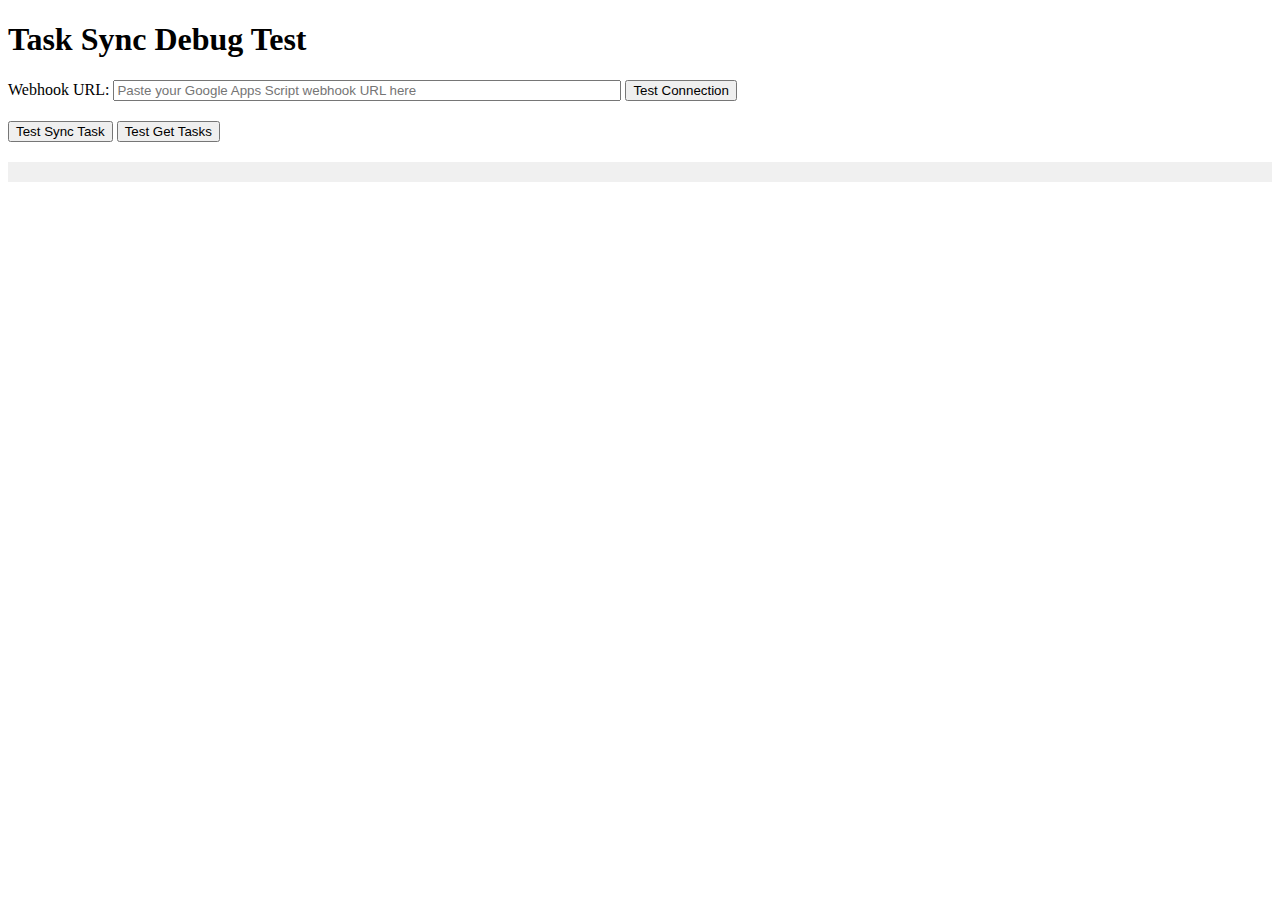
<file: debug-test.html>
<!DOCTYPE html>
<html>
<head>
    <title>Task Sync Debug Test</title>
</head>
<body>
    <h1>Task Sync Debug Test</h1>

    <div>
        <label>Webhook URL:</label>
        <input type="text" id="webhookUrl" style="width: 500px" placeholder="Paste your Google Apps Script webhook URL here">
        <button onclick="testConnection()">Test Connection</button>
    </div>

    <div style="margin-top: 20px;">
        <button onclick="testSyncTask()">Test Sync Task</button>
        <button onclick="testGetTasks()">Test Get Tasks</button>
    </div>

    <div id="results" style="margin-top: 20px; font-family: monospace; white-space: pre-wrap; background: #f0f0f0; padding: 10px;"></div>

    <script>
        function log(message) {
            const results = document.getElementById('results');
            results.textContent += new Date().toLocaleTimeString() + ': ' + message + '\n';
        }

        async function testConnection() {
            const url = document.getElementById('webhookUrl').value;
            if (!url) {
                log('Please enter webhook URL');
                return;
            }

            try {
                log('Testing connection to: ' + url);
                const response = await fetch(url);
                const result = await response.text();
                log('Connection test result: ' + result);
            } catch (error) {
                log('Connection test failed: ' + error.message);
            }
        }

        async function testSyncTask() {
            const url = document.getElementById('webhookUrl').value;
            if (!url) {
                log('Please enter webhook URL');
                return;
            }

            const testTask = {
                id: Date.now(),
                text: 'Debug Test Task',
                completed: false,
                createdAt: new Date().toISOString(),
                lastModified: new Date().toISOString(),
                deviceId: 'debug_device_' + Math.random().toString(36).substr(2, 9)
            };

            const data = {
                action: 'sync_tasks',
                tasks: [testTask],
                deviceId: testTask.deviceId
            };

            try {
                log('Sending task sync request...');
                log('Data being sent: ' + JSON.stringify(data, null, 2));

                const response = await fetch(url, {
                    method: 'POST',
                    headers: {
                        'Content-Type': 'application/json',
                    },
                    body: JSON.stringify(data)
                });

                const resultText = await response.text();
                log('Task sync response status: ' + response.status);
                log('Task sync response: ' + resultText);

                try {
                    const result = JSON.parse(resultText);
                    if (result.success) {
                        log('✅ Task sync successful!');
                    } else {
                        log('❌ Task sync failed: ' + (result.error || 'Unknown error'));
                    }
                } catch (parseError) {
                    log('❌ Failed to parse response as JSON: ' + parseError.message);
                }
            } catch (error) {
                log('❌ Task sync request failed: ' + error.message);
            }
        }

        async function testGetTasks() {
            const url = document.getElementById('webhookUrl').value;
            if (!url) {
                log('Please enter webhook URL');
                return;
            }

            const data = {
                action: 'get_tasks',
                deviceId: 'debug_device'
            };

            try {
                log('Getting tasks from server...');

                const response = await fetch(url, {
                    method: 'POST',
                    headers: {
                        'Content-Type': 'application/json',
                    },
                    body: JSON.stringify(data)
                });

                const resultText = await response.text();
                log('Get tasks response status: ' + response.status);
                log('Get tasks response: ' + resultText);

                try {
                    const result = JSON.parse(resultText);
                    if (result.success) {
                        log('✅ Get tasks successful!');
                        log('Tasks found: ' + result.tasks.length);
                        result.tasks.forEach((task, index) => {
                            log(`Task ${index + 1}: ${task.text} (ID: ${task.id}, Device: ${task.deviceId})`);
                        });
                    } else {
                        log('❌ Get tasks failed: ' + (result.error || 'Unknown error'));
                    }
                } catch (parseError) {
                    log('❌ Failed to parse response as JSON: ' + parseError.message);
                }
            } catch (error) {
                log('❌ Get tasks request failed: ' + error.message);
            }
        }
    </script>
</body>
</html>
</file>
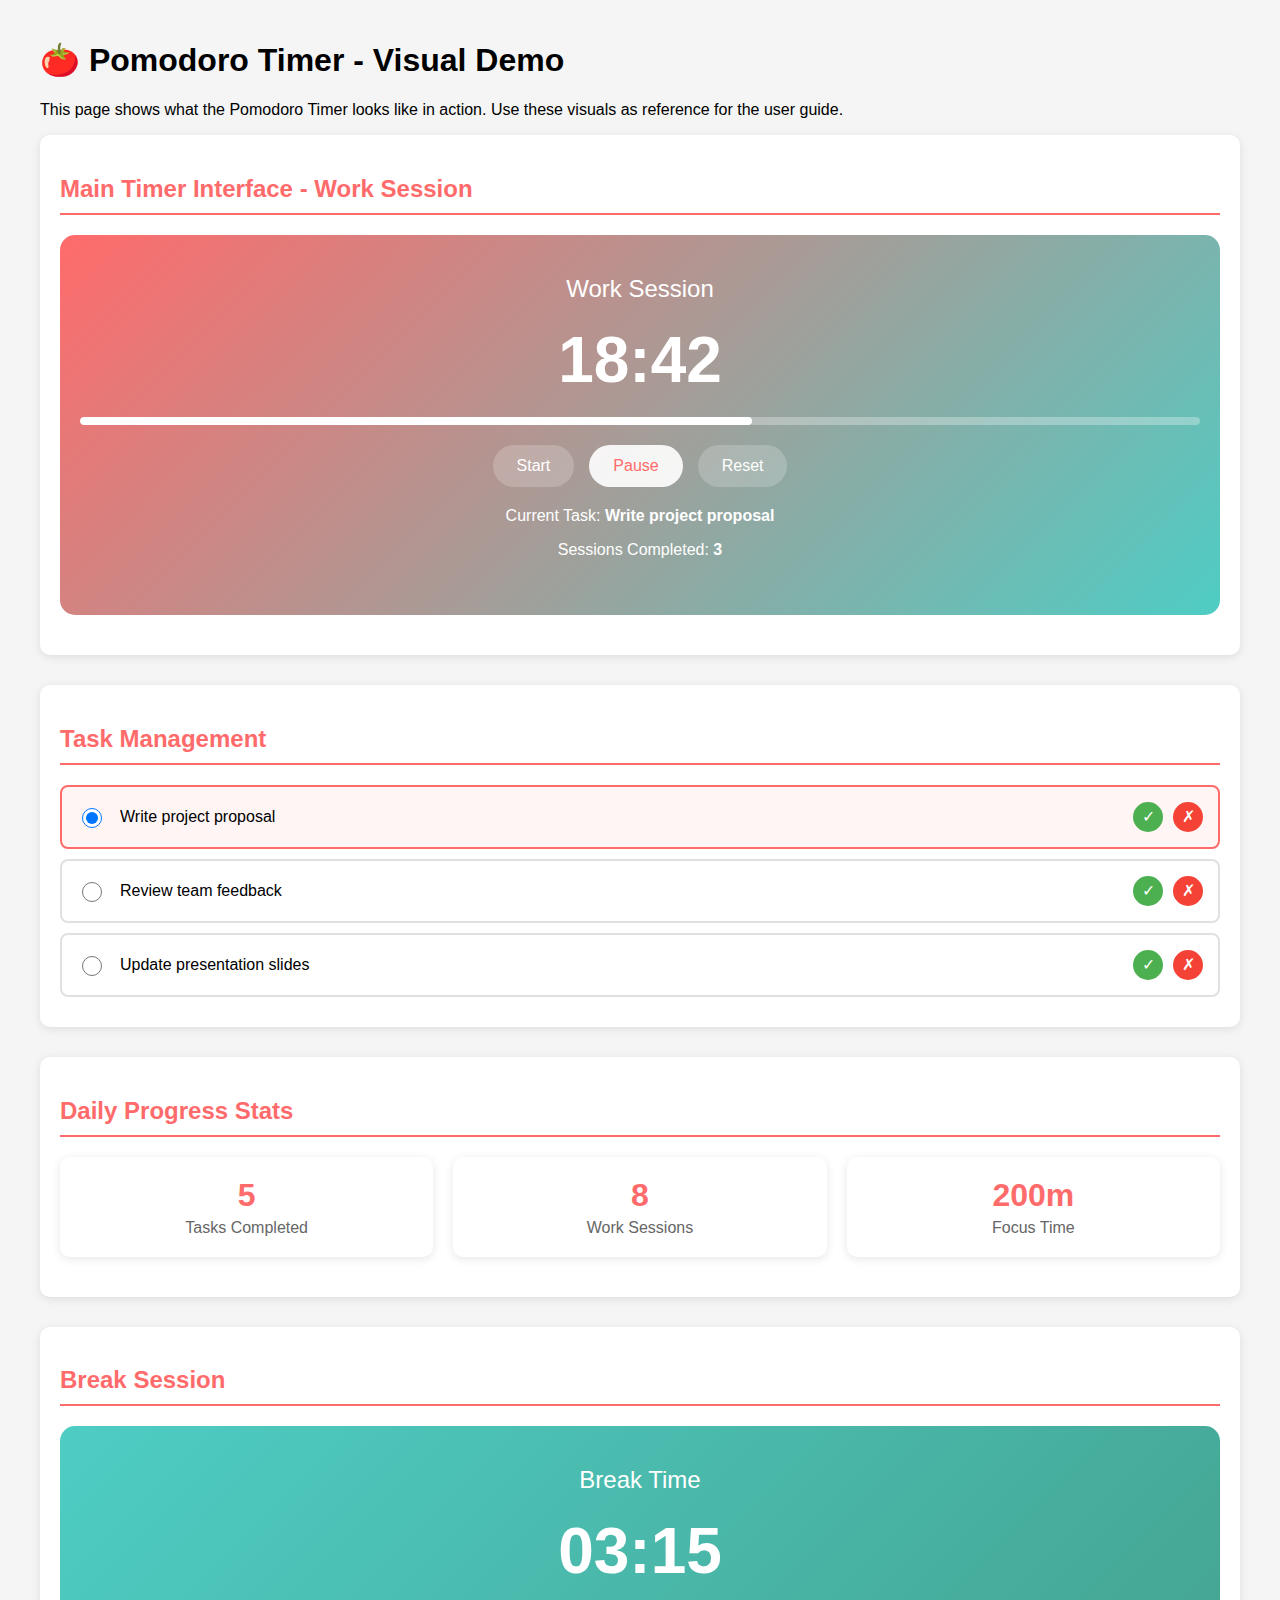
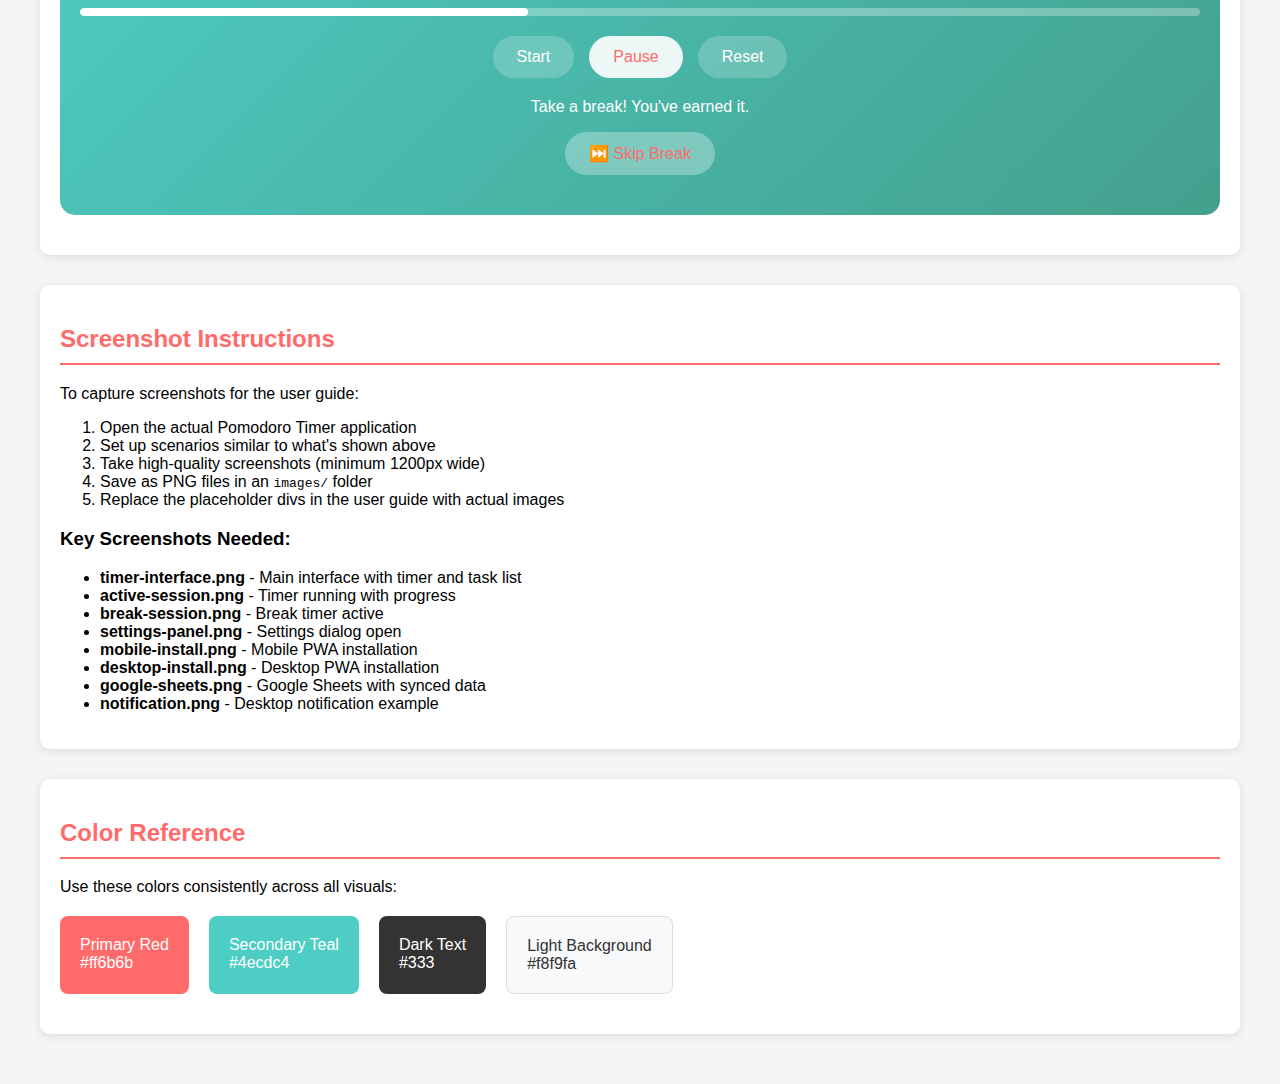
<file: demo-images.html>
<!DOCTYPE html>
<html lang="en">
<head>
    <meta charset="UTF-8">
    <meta name="viewport" content="width=device-width, initial-scale=1.0">
    <title>Pomodoro Timer - Demo Images</title>
    <style>
        body {
            font-family: Arial, sans-serif;
            max-width: 1200px;
            margin: 0 auto;
            padding: 20px;
            background: #f5f5f5;
        }
        .demo-section {
            background: white;
            margin-bottom: 30px;
            padding: 20px;
            border-radius: 10px;
            box-shadow: 0 2px 10px rgba(0,0,0,0.1);
        }
        .demo-image {
            width: 100%;
            max-width: 600px;
            border: 1px solid #ddd;
            border-radius: 8px;
            margin: 10px 0;
        }
        h2 {
            color: #ff6b6b;
            border-bottom: 2px solid #ff6b6b;
            padding-bottom: 10px;
        }
        .mockup-timer {
            background: linear-gradient(135deg, #ff6b6b 0%, #4ecdc4 100%);
            color: white;
            padding: 40px 20px;
            border-radius: 15px;
            text-align: center;
            margin: 20px 0;
        }
        .timer-display {
            font-size: 4rem;
            font-weight: bold;
            margin: 20px 0;
        }
        .timer-type {
            font-size: 1.5rem;
            margin-bottom: 10px;
        }
        .progress-bar {
            background: rgba(255,255,255,0.3);
            height: 8px;
            border-radius: 4px;
            margin: 20px 0;
            overflow: hidden;
        }
        .progress {
            background: white;
            height: 100%;
            width: 60%;
            border-radius: 4px;
        }
        .controls {
            display: flex;
            gap: 15px;
            justify-content: center;
            margin: 20px 0;
        }
        .btn {
            padding: 12px 24px;
            border: none;
            border-radius: 25px;
            font-size: 1rem;
            cursor: pointer;
            transition: all 0.3s ease;
        }
        .btn-primary {
            background: rgba(255,255,255,0.9);
            color: #ff6b6b;
        }
        .btn-secondary {
            background: rgba(255,255,255,0.2);
            color: white;
        }
        .task-item {
            background: white;
            padding: 15px;
            margin: 10px 0;
            border-radius: 8px;
            border: 2px solid #e0e0e0;
            display: flex;
            align-items: center;
            gap: 15px;
        }
        .task-item.selected {
            border-color: #ff6b6b;
            background: #fff5f5;
        }
        .task-radio {
            width: 20px;
            height: 20px;
        }
        .task-actions {
            margin-left: auto;
            display: flex;
            gap: 10px;
        }
        .task-btn {
            width: 30px;
            height: 30px;
            border: none;
            border-radius: 50%;
            cursor: pointer;
            font-size: 1rem;
        }
        .complete-btn {
            background: #4caf50;
            color: white;
        }
        .delete-btn {
            background: #f44336;
            color: white;
        }
        .stats-grid {
            display: grid;
            grid-template-columns: repeat(3, 1fr);
            gap: 20px;
            margin: 20px 0;
        }
        .stat-card {
            background: white;
            padding: 20px;
            border-radius: 10px;
            text-align: center;
            box-shadow: 0 2px 10px rgba(0,0,0,0.1);
        }
        .stat-number {
            font-size: 2rem;
            font-weight: bold;
            color: #ff6b6b;
        }
        .stat-label {
            color: #666;
            margin-top: 5px;
        }
    </style>
</head>
<body>
    <h1>🍅 Pomodoro Timer - Visual Demo</h1>
    <p>This page shows what the Pomodoro Timer looks like in action. Use these visuals as reference for the user guide.</p>

    <div class="demo-section">
        <h2>Main Timer Interface - Work Session</h2>
        <div class="mockup-timer">
            <div class="timer-type">Work Session</div>
            <div class="timer-display">18:42</div>
            <div class="progress-bar">
                <div class="progress"></div>
            </div>
            <div class="controls">
                <button class="btn btn-secondary" disabled>Start</button>
                <button class="btn btn-primary">Pause</button>
                <button class="btn btn-secondary">Reset</button>
            </div>
            <div style="margin-top: 20px;">
                <p>Current Task: <strong>Write project proposal</strong></p>
                <p>Sessions Completed: <strong>3</strong></p>
            </div>
        </div>
    </div>

    <div class="demo-section">
        <h2>Task Management</h2>
        <div class="task-item selected">
            <input type="radio" class="task-radio" checked>
            <span>Write project proposal</span>
            <div class="task-actions">
                <button class="task-btn complete-btn">✓</button>
                <button class="task-btn delete-btn">✗</button>
            </div>
        </div>
        <div class="task-item">
            <input type="radio" class="task-radio">
            <span>Review team feedback</span>
            <div class="task-actions">
                <button class="task-btn complete-btn">✓</button>
                <button class="task-btn delete-btn">✗</button>
            </div>
        </div>
        <div class="task-item">
            <input type="radio" class="task-radio">
            <span>Update presentation slides</span>
            <div class="task-actions">
                <button class="task-btn complete-btn">✓</button>
                <button class="task-btn delete-btn">✗</button>
            </div>
        </div>
    </div>

    <div class="demo-section">
        <h2>Daily Progress Stats</h2>
        <div class="stats-grid">
            <div class="stat-card">
                <div class="stat-number">5</div>
                <div class="stat-label">Tasks Completed</div>
            </div>
            <div class="stat-card">
                <div class="stat-number">8</div>
                <div class="stat-label">Work Sessions</div>
            </div>
            <div class="stat-card">
                <div class="stat-number">200m</div>
                <div class="stat-label">Focus Time</div>
            </div>
        </div>
    </div>

    <div class="demo-section">
        <h2>Break Session</h2>
        <div class="mockup-timer" style="background: linear-gradient(135deg, #4ecdc4 0%, #44a08d 100%);">
            <div class="timer-type">Break Time</div>
            <div class="timer-display">03:15</div>
            <div class="progress-bar">
                <div class="progress" style="width: 40%;"></div>
            </div>
            <div class="controls">
                <button class="btn btn-secondary" disabled>Start</button>
                <button class="btn btn-primary">Pause</button>
                <button class="btn btn-secondary">Reset</button>
            </div>
            <div style="margin-top: 20px;">
                <p>Take a break! You've earned it.</p>
                <button class="btn btn-primary" style="background: rgba(255,255,255,0.3);">⏭️ Skip Break</button>
            </div>
        </div>
    </div>

    <div class="demo-section">
        <h2>Screenshot Instructions</h2>
        <p>To capture screenshots for the user guide:</p>
        <ol>
            <li>Open the actual Pomodoro Timer application</li>
            <li>Set up scenarios similar to what's shown above</li>
            <li>Take high-quality screenshots (minimum 1200px wide)</li>
            <li>Save as PNG files in an <code>images/</code> folder</li>
            <li>Replace the placeholder divs in the user guide with actual images</li>
        </ol>

        <h3>Key Screenshots Needed:</h3>
        <ul>
            <li><strong>timer-interface.png</strong> - Main interface with timer and task list</li>
            <li><strong>active-session.png</strong> - Timer running with progress</li>
            <li><strong>break-session.png</strong> - Break timer active</li>
            <li><strong>settings-panel.png</strong> - Settings dialog open</li>
            <li><strong>mobile-install.png</strong> - Mobile PWA installation</li>
            <li><strong>desktop-install.png</strong> - Desktop PWA installation</li>
            <li><strong>google-sheets.png</strong> - Google Sheets with synced data</li>
            <li><strong>notification.png</strong> - Desktop notification example</li>
        </ul>
    </div>

    <div class="demo-section">
        <h2>Color Reference</h2>
        <p>Use these colors consistently across all visuals:</p>
        <div style="display: flex; gap: 20px; margin: 20px 0;">
            <div style="background: #ff6b6b; color: white; padding: 20px; border-radius: 8px;">
                Primary Red<br>#ff6b6b
            </div>
            <div style="background: #4ecdc4; color: white; padding: 20px; border-radius: 8px;">
                Secondary Teal<br>#4ecdc4
            </div>
            <div style="background: #333; color: white; padding: 20px; border-radius: 8px;">
                Dark Text<br>#333
            </div>
            <div style="background: #f8f9fa; color: #333; padding: 20px; border-radius: 8px; border: 1px solid #ddd;">
                Light Background<br>#f8f9fa
            </div>
        </div>
    </div>
</body>
</html>
</file>
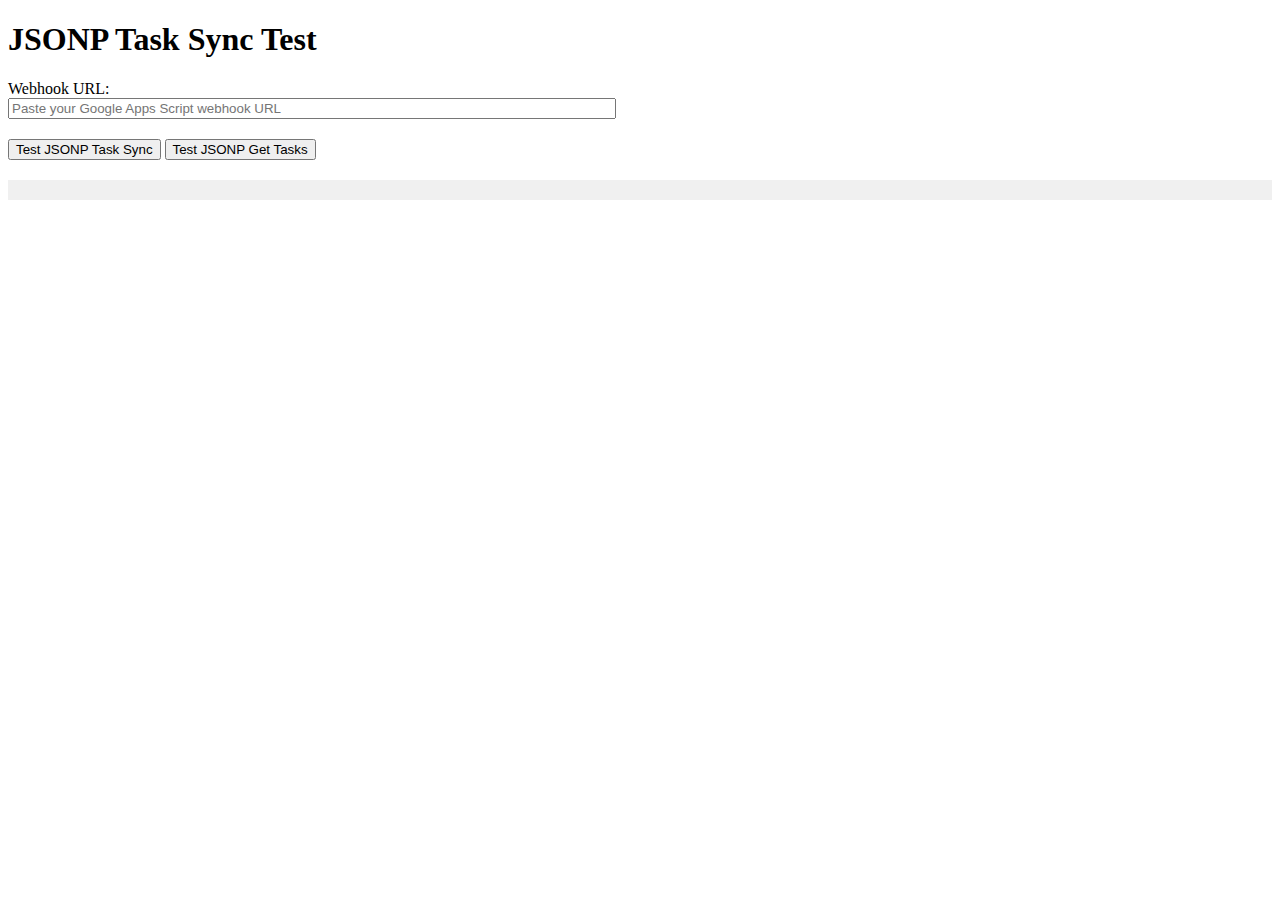
<file: test-jsonp.html>
<!DOCTYPE html>
<html>
<head>
    <title>JSONP Task Sync Test</title>
</head>
<body>
    <h1>JSONP Task Sync Test</h1>

    <div>
        <label>Webhook URL:</label><br>
        <input type="text" id="webhook" style="width: 600px" placeholder="Paste your Google Apps Script webhook URL">
    </div>

    <div style="margin-top: 20px;">
        <button onclick="testJSONPTaskSync()">Test JSONP Task Sync</button>
        <button onclick="testJSONPGetTasks()">Test JSONP Get Tasks</button>
    </div>

    <div id="log" style="margin-top: 20px; background: #f0f0f0; padding: 10px; font-family: monospace; white-space: pre-wrap;"></div>

    <script>
        function log(msg) {
            document.getElementById('log').textContent += new Date().toLocaleTimeString() + ': ' + msg + '\n';
        }

        function testJSONPTaskSync() {
            const webhook = document.getElementById('webhook').value;
            if (!webhook) {
                log('Please enter webhook URL');
                return;
            }

            log('Testing JSONP task sync...');

            const testTask = {
                id: Date.now(),
                text: 'JSONP Test Task',
                completed: false,
                createdAt: new Date().toISOString(),
                lastModified: new Date().toISOString(),
                deviceId: 'test_device_' + Math.random().toString(36).substr(2, 5)
            };

            const callbackName = 'testCallback_' + Date.now();
            const params = new URLSearchParams({
                action: 'sync_tasks',
                taskId: testTask.id,
                taskText: testTask.text,
                taskCompleted: testTask.completed ? 'true' : 'false',
                taskCreatedAt: testTask.createdAt,
                taskLastModified: testTask.lastModified,
                taskDeviceId: testTask.deviceId,
                deviceId: testTask.deviceId,
                callback: callbackName
            });

            const script = document.createElement('script');
            script.src = webhook + '?' + params.toString();

            log('Sending JSONP request: ' + script.src);

            window[callbackName] = function(response) {
                log('JSONP response received: ' + JSON.stringify(response));
                document.head.removeChild(script);
                delete window[callbackName];
            };

            script.onerror = function() {
                log('JSONP request failed');
                document.head.removeChild(script);
                delete window[callbackName];
            };

            document.head.appendChild(script);

            setTimeout(() => {
                if (window[callbackName]) {
                    log('JSONP request timeout');
                    document.head.removeChild(script);
                    delete window[callbackName];
                }
            }, 10000);
        }

        function testJSONPGetTasks() {
            const webhook = document.getElementById('webhook').value;
            if (!webhook) {
                log('Please enter webhook URL');
                return;
            }

            log('Testing JSONP get tasks...');

            const callbackName = 'getCallback_' + Date.now();
            const params = new URLSearchParams({
                action: 'get_tasks',
                deviceId: 'test_device',
                callback: callbackName
            });

            const script = document.createElement('script');
            script.src = webhook + '?' + params.toString();

            log('Sending JSONP request: ' + script.src);

            window[callbackName] = function(response) {
                log('JSONP response received: ' + JSON.stringify(response));
                document.head.removeChild(script);
                delete window[callbackName];
            };

            script.onerror = function() {
                log('JSONP request failed');
                document.head.removeChild(script);
                delete window[callbackName];
            };

            document.head.appendChild(script);

            setTimeout(() => {
                if (window[callbackName]) {
                    log('JSONP request timeout');
                    document.head.removeChild(script);
                    delete window[callbackName];
                }
            }, 10000);
        }
    </script>
</body>
</html>
</file>
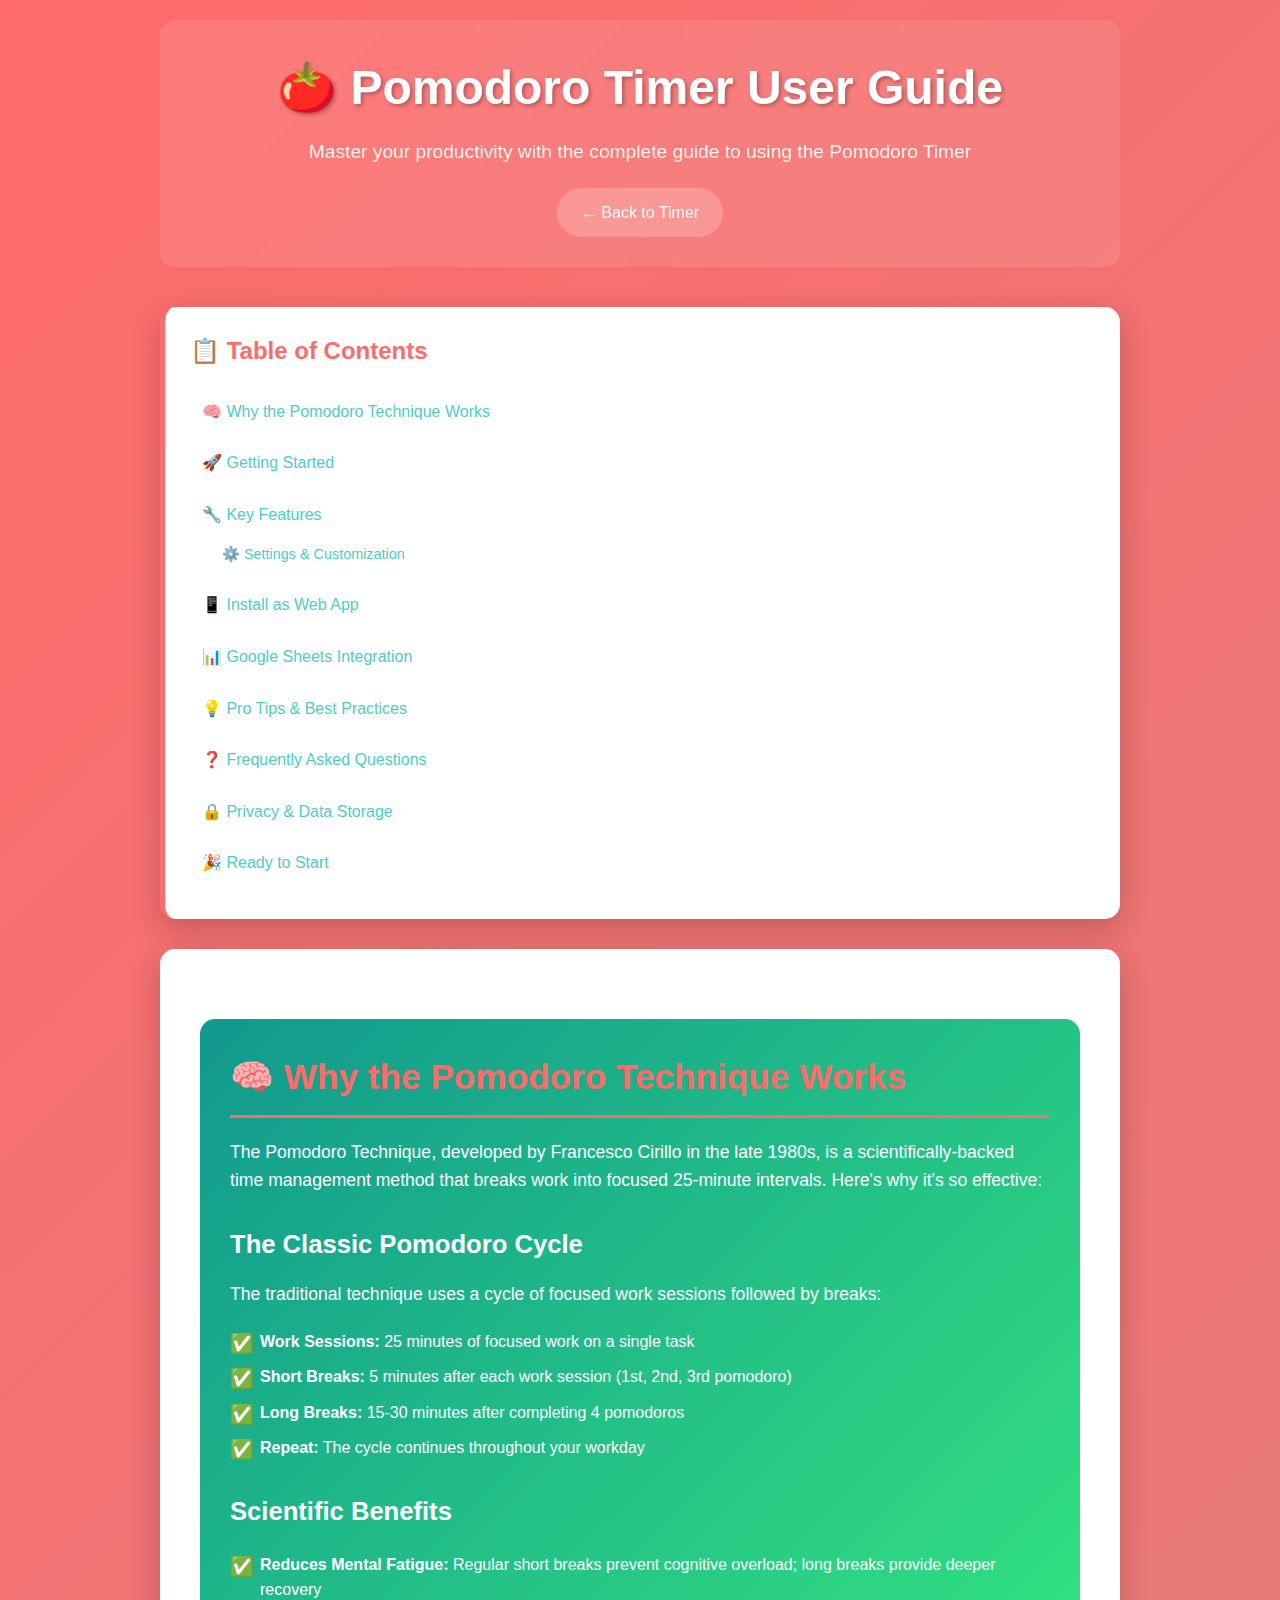
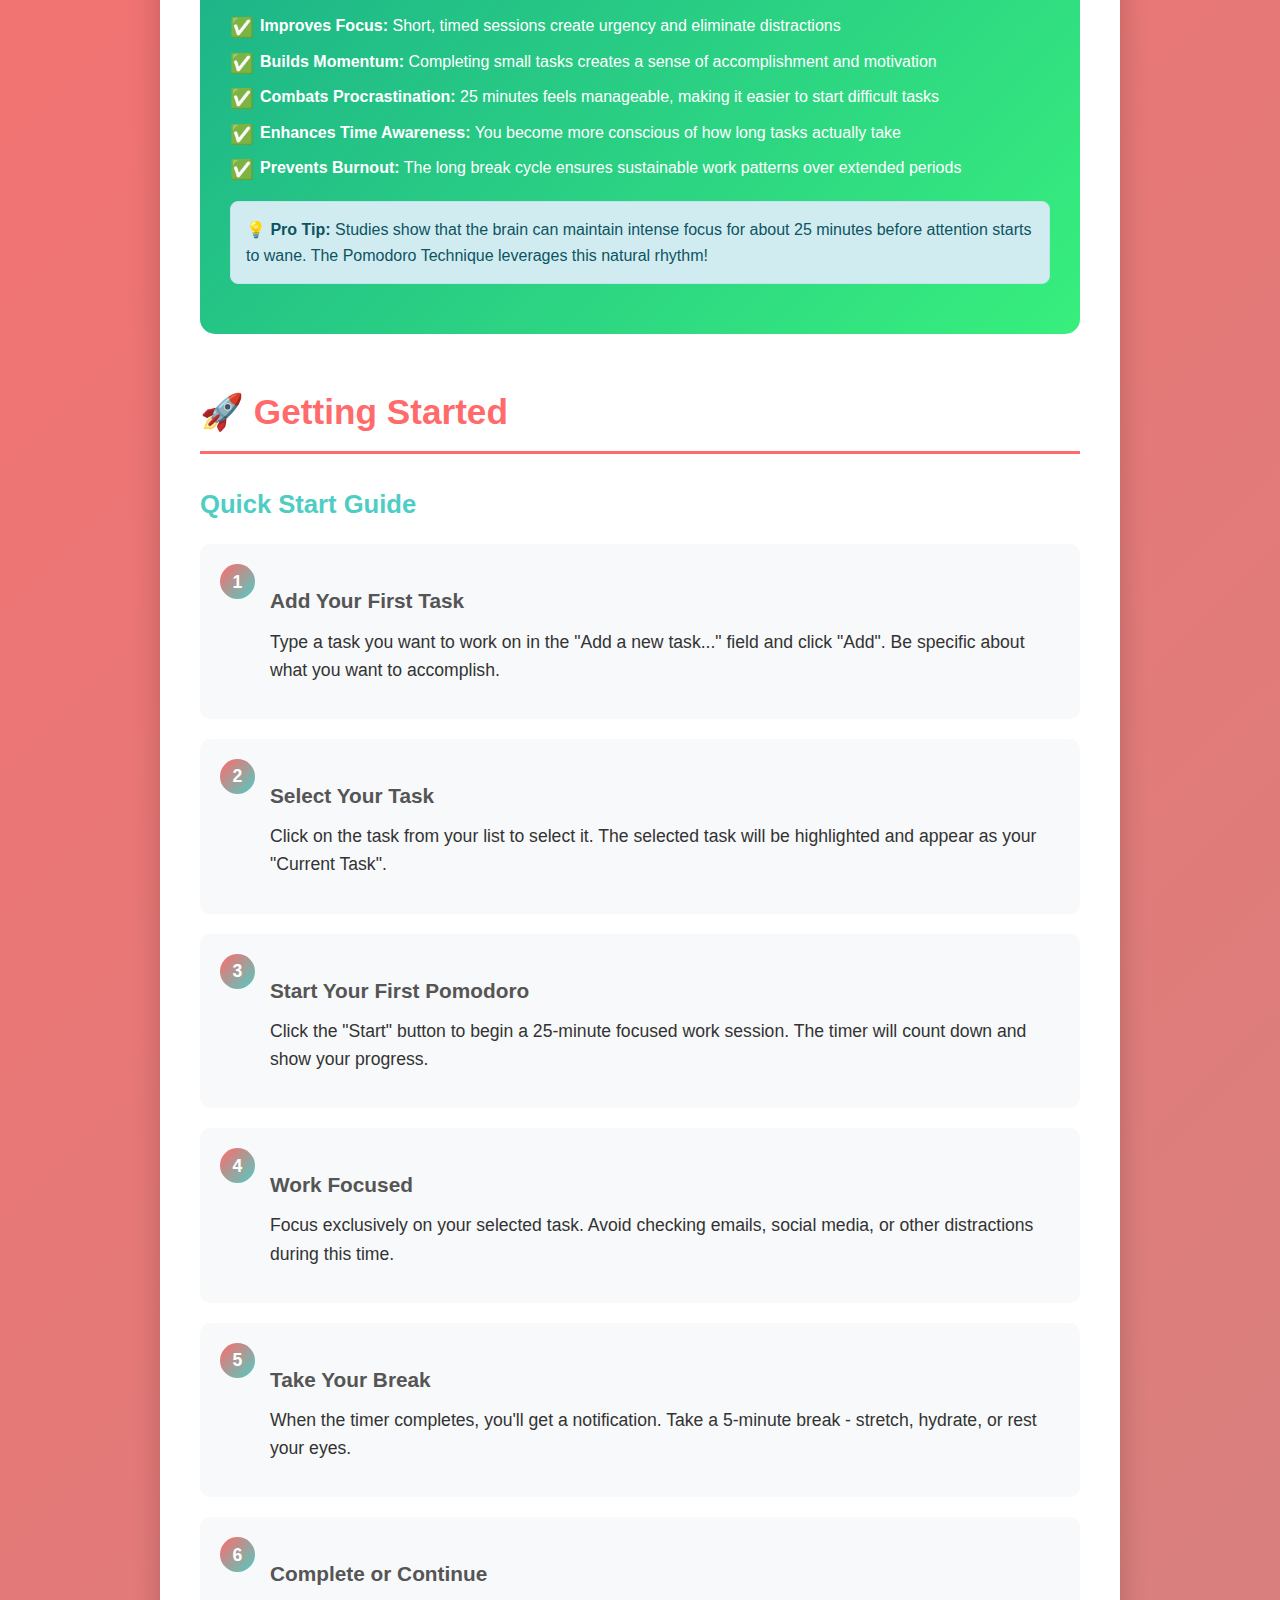
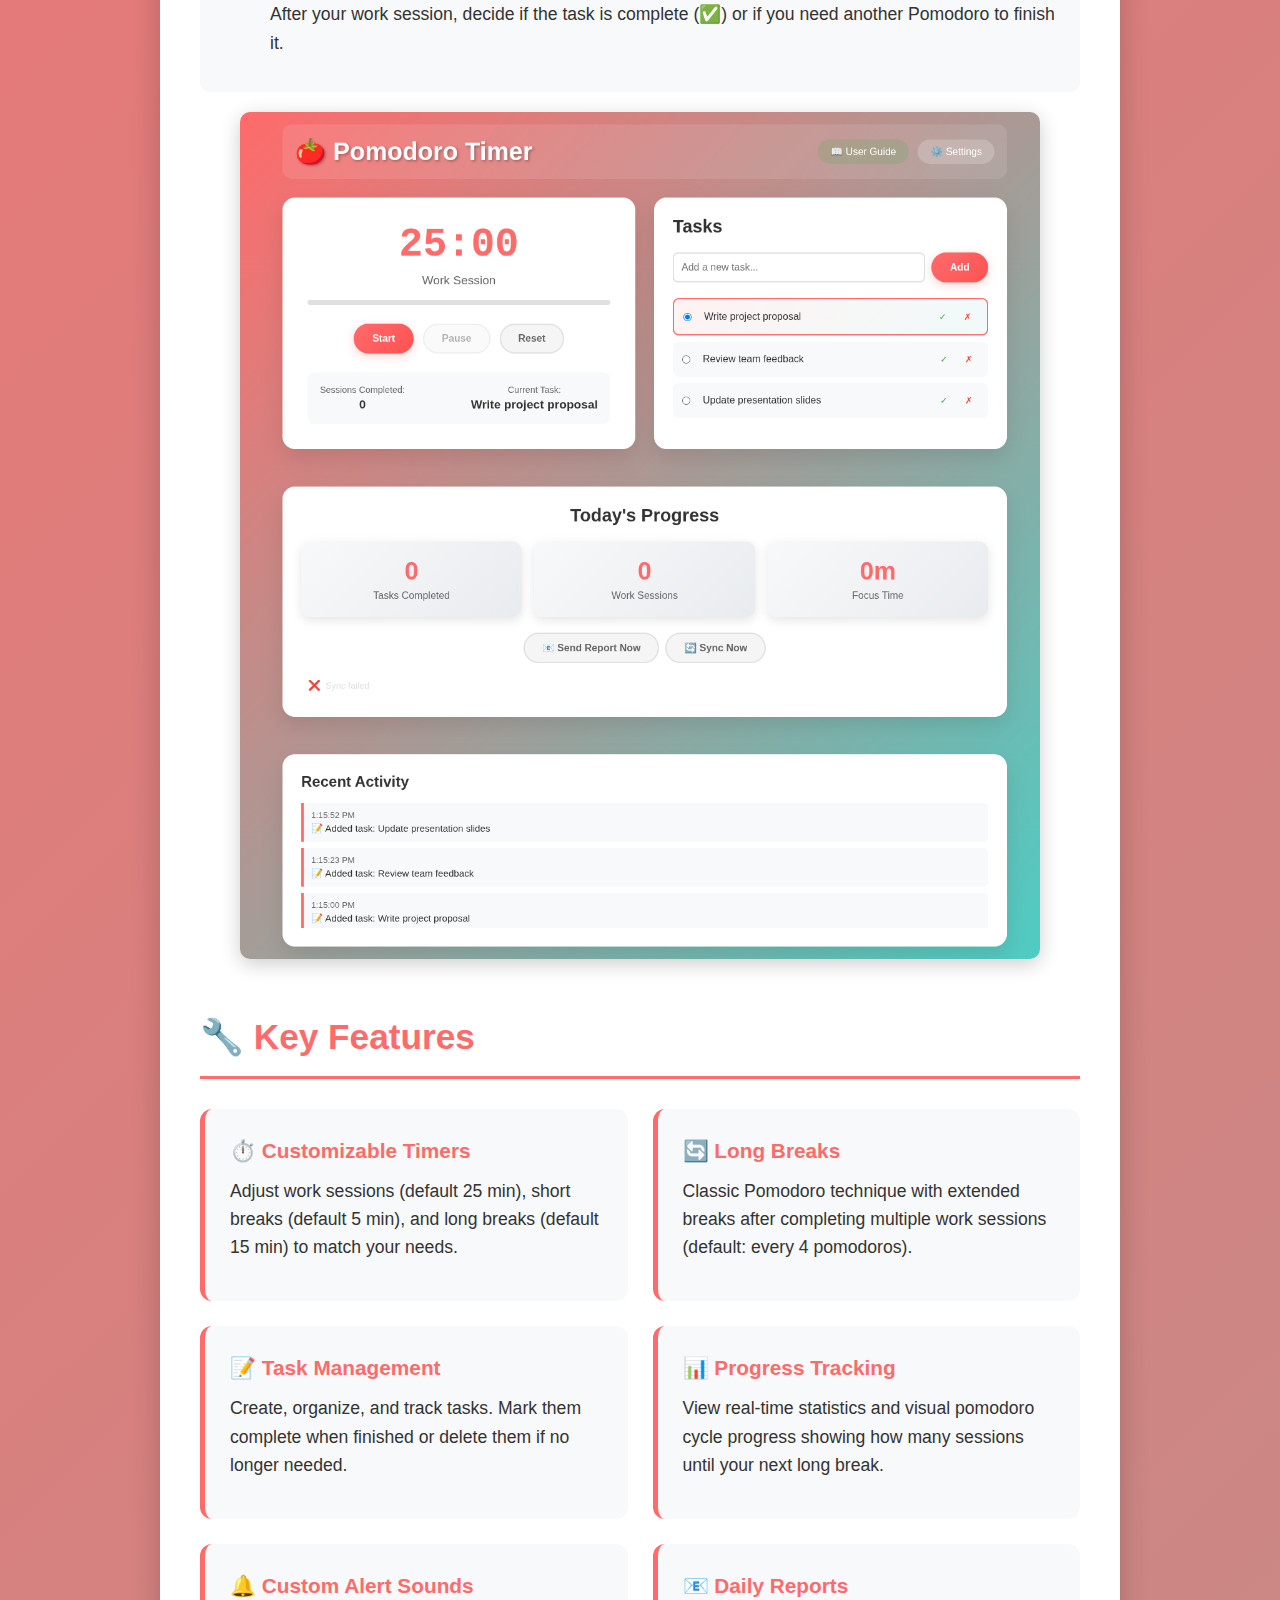
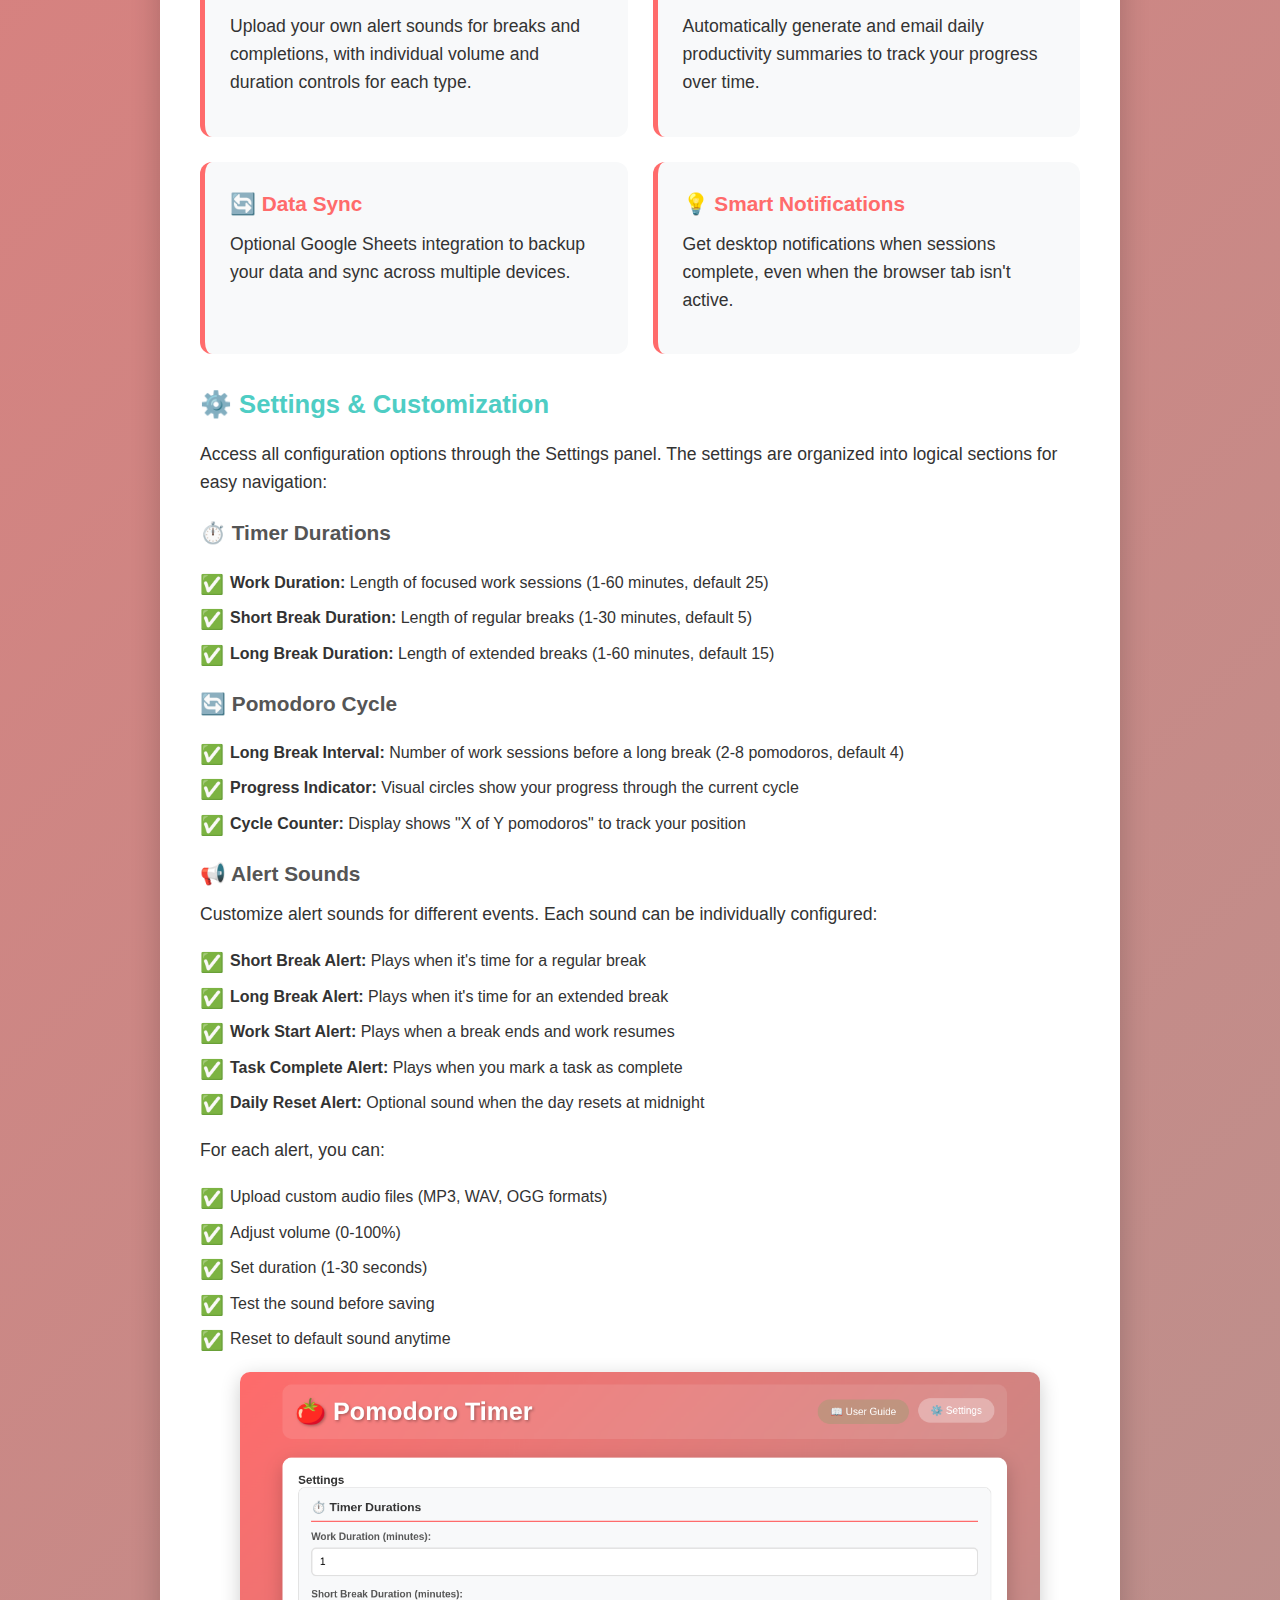
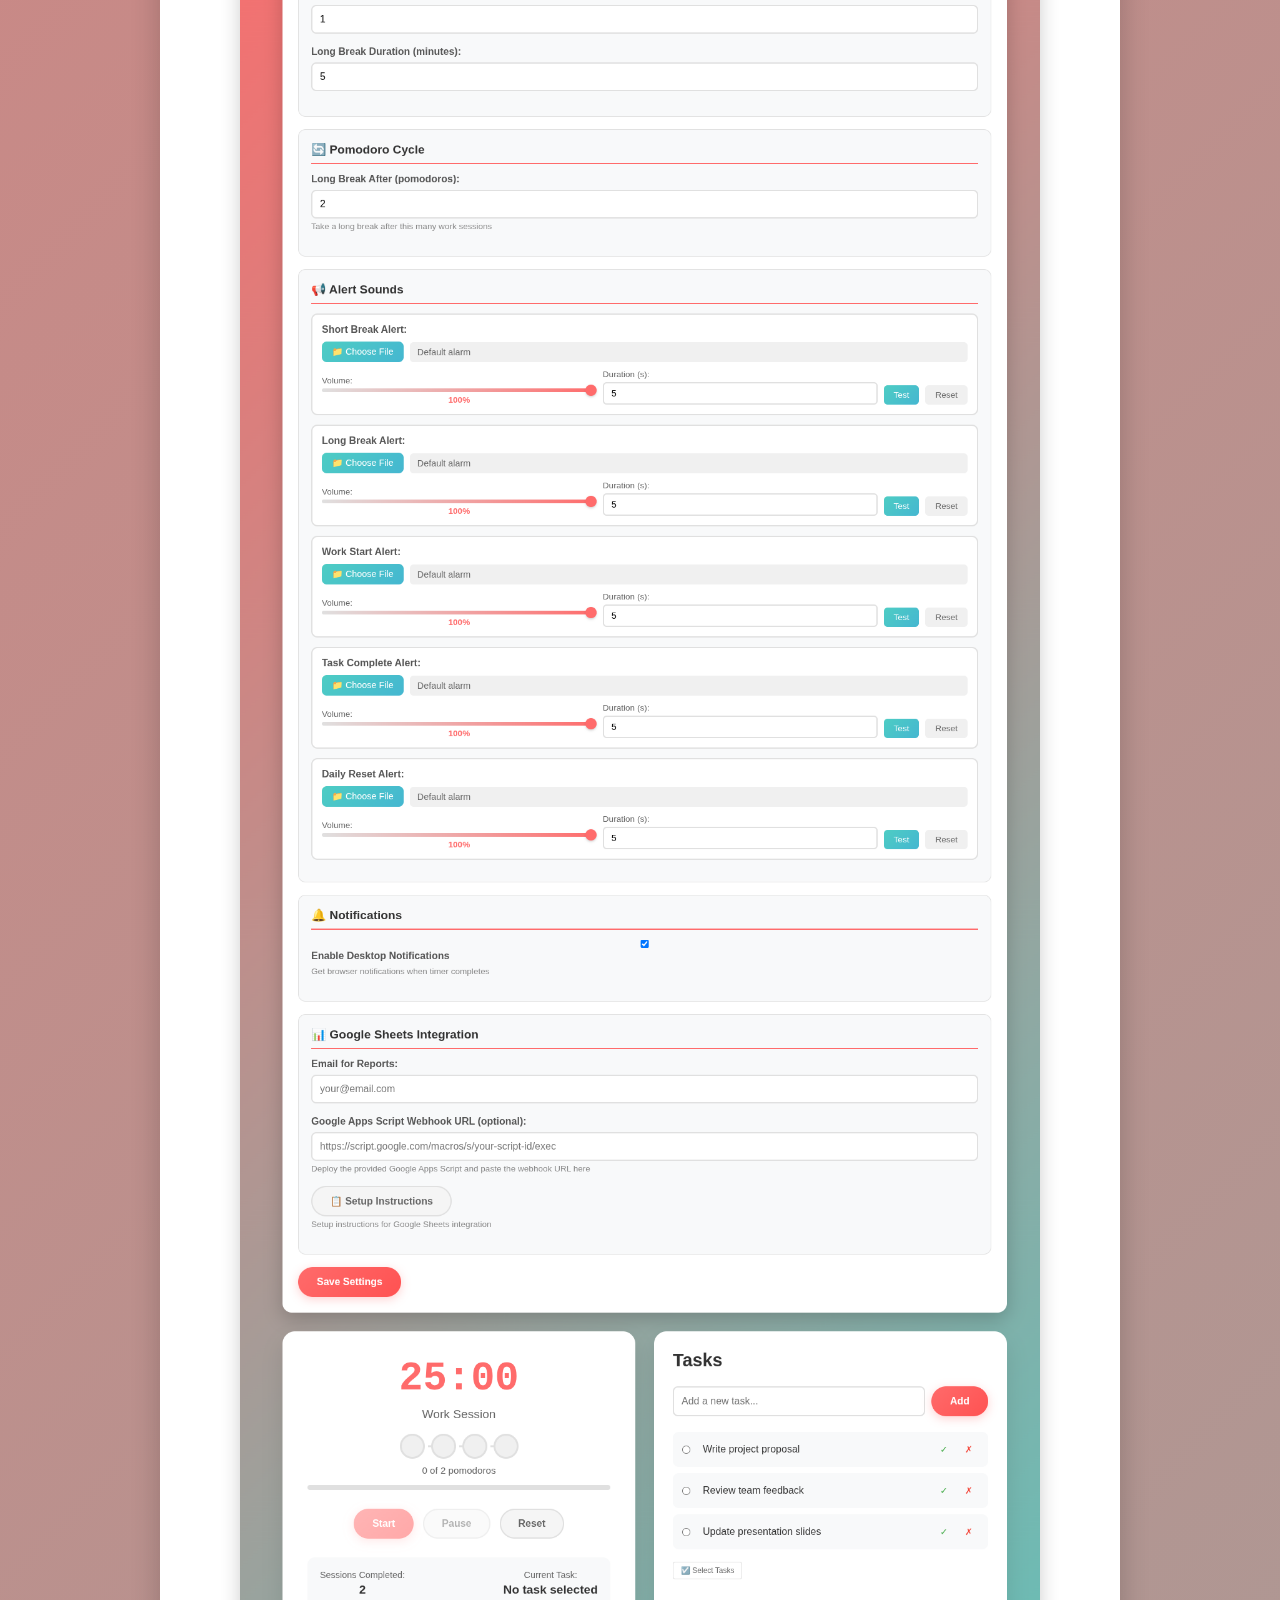
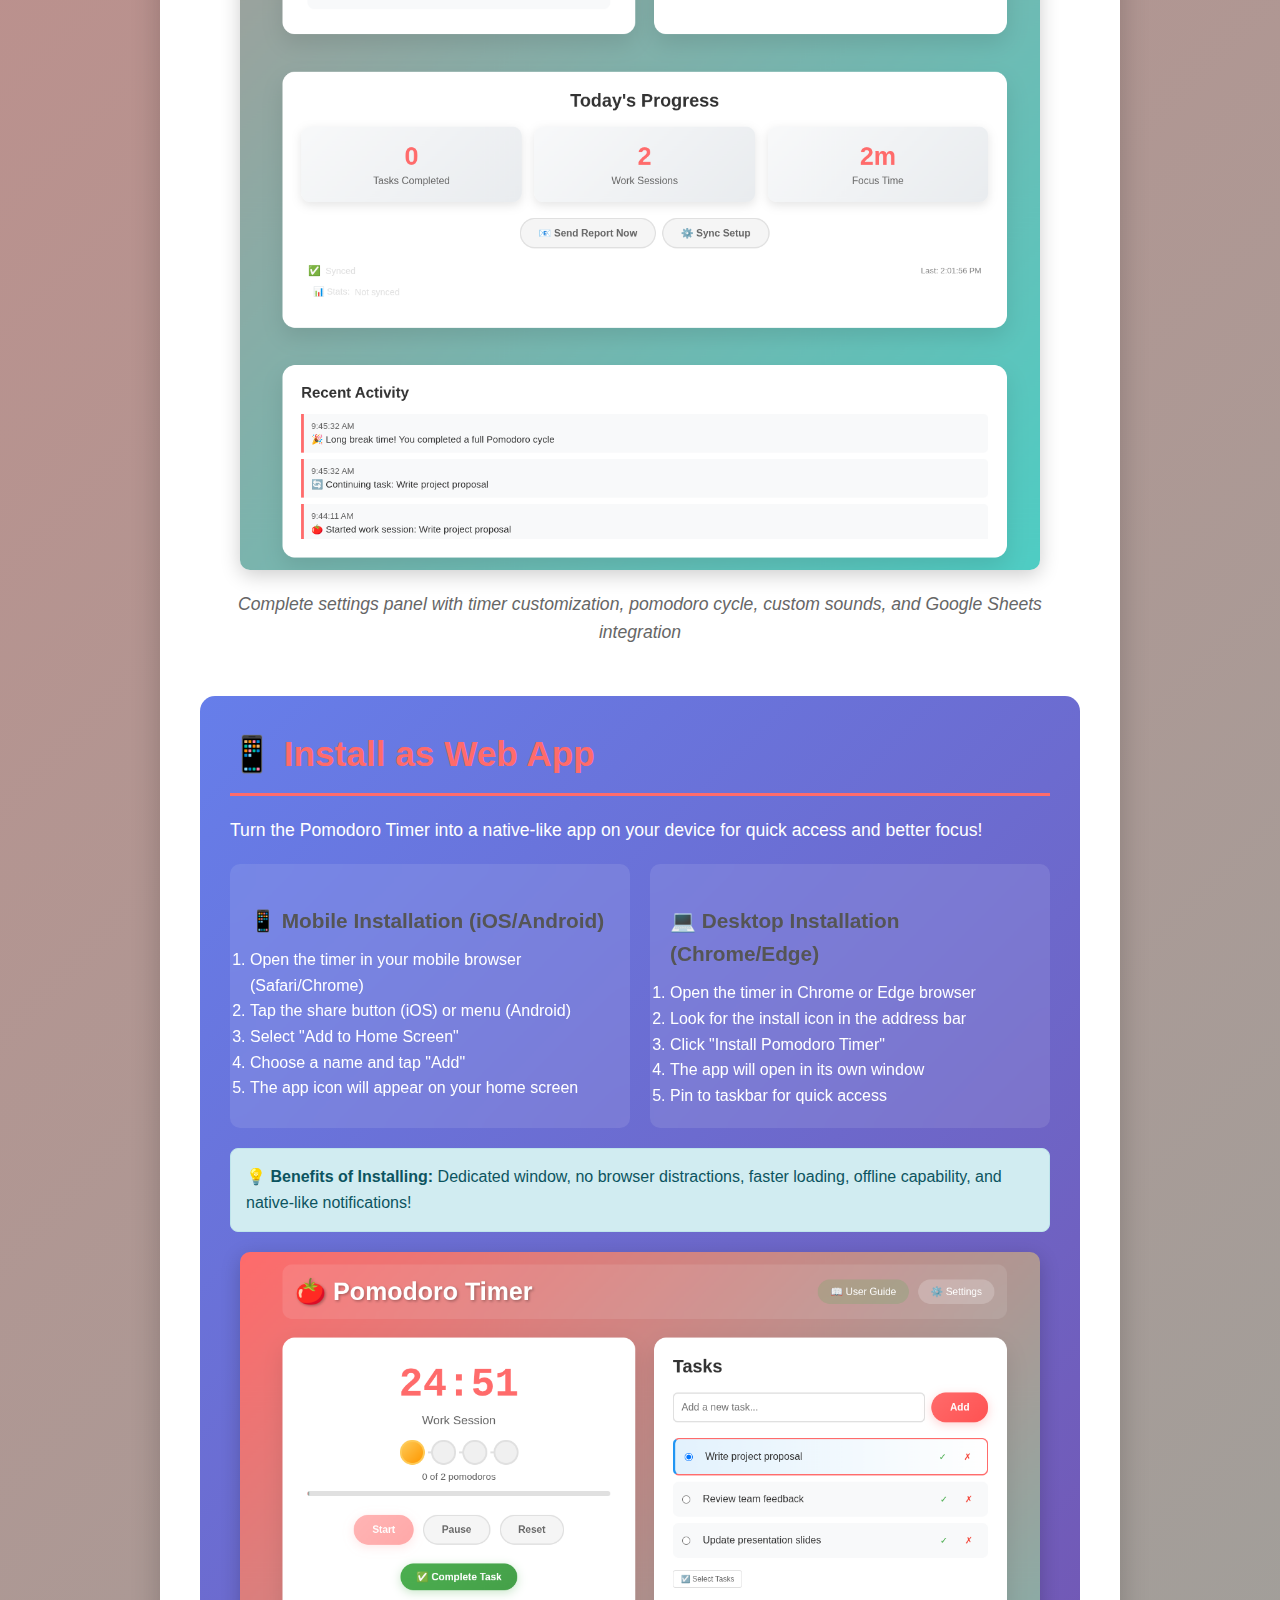
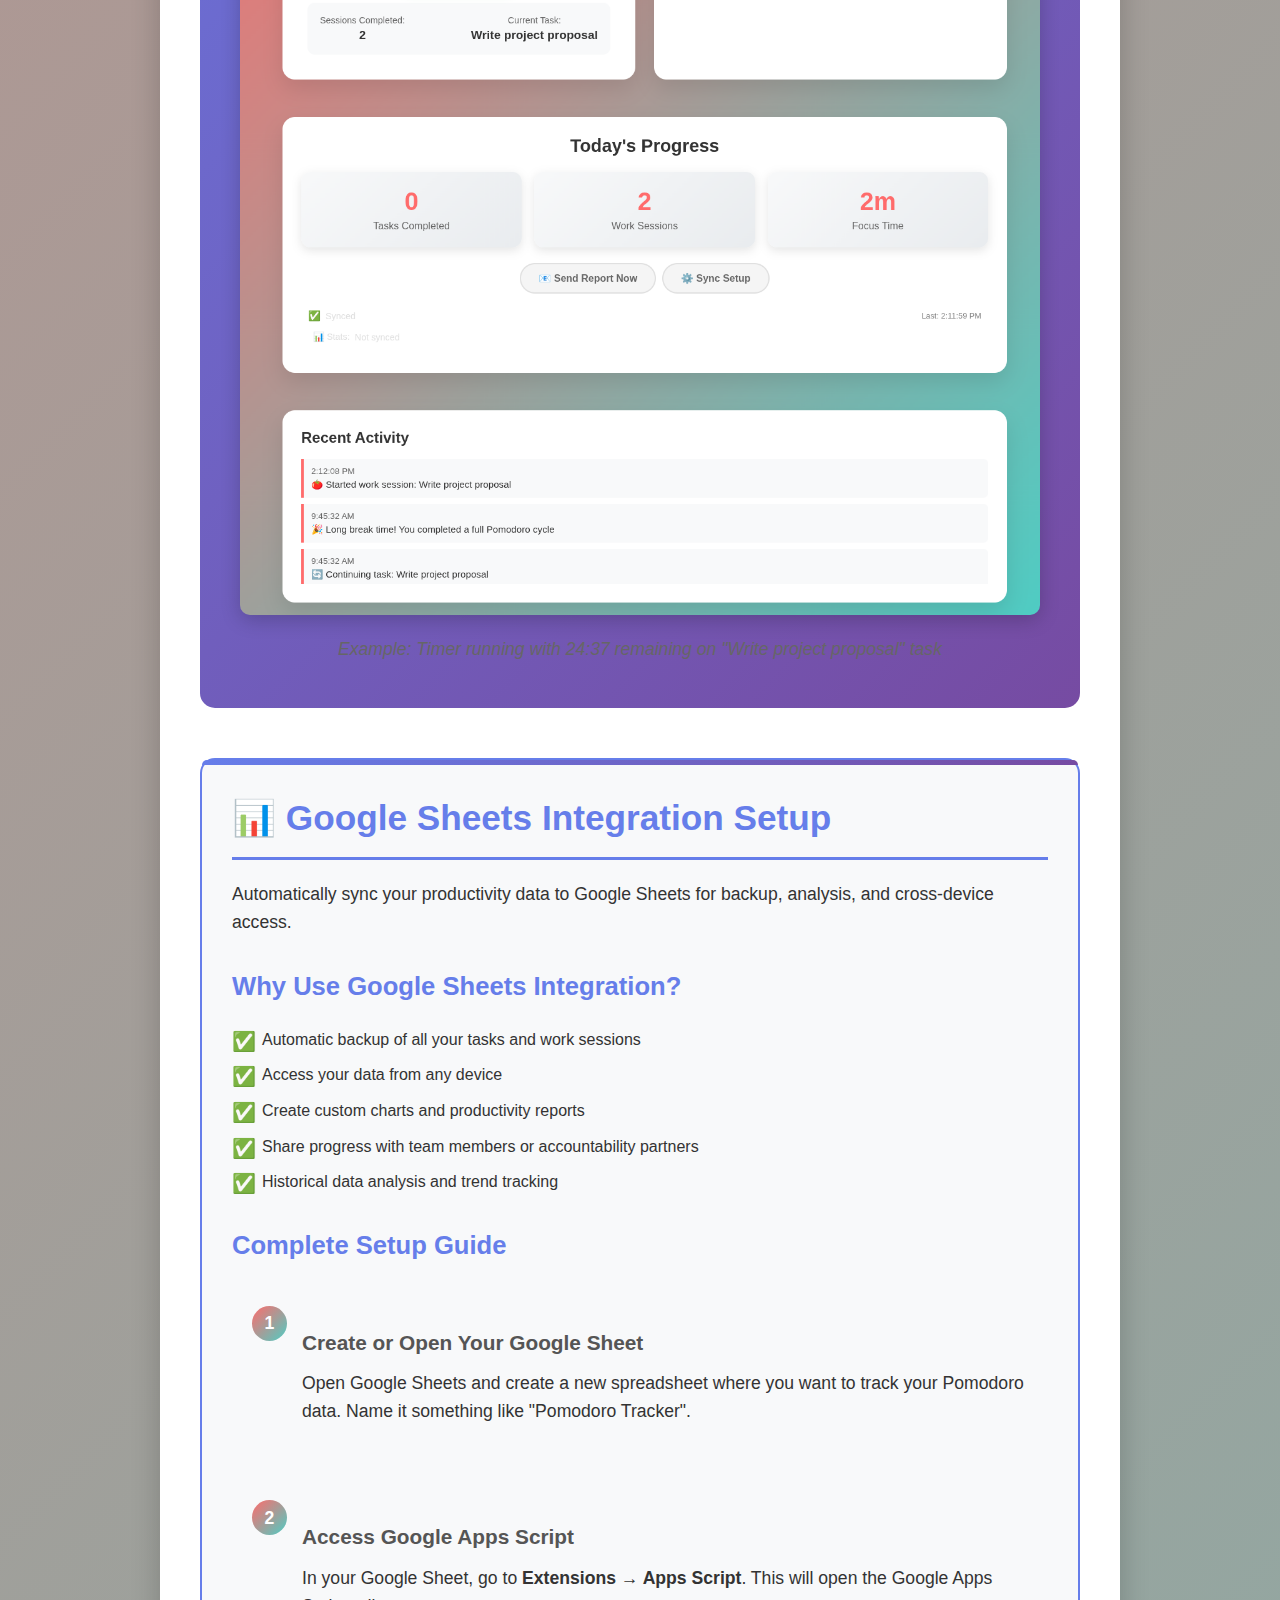
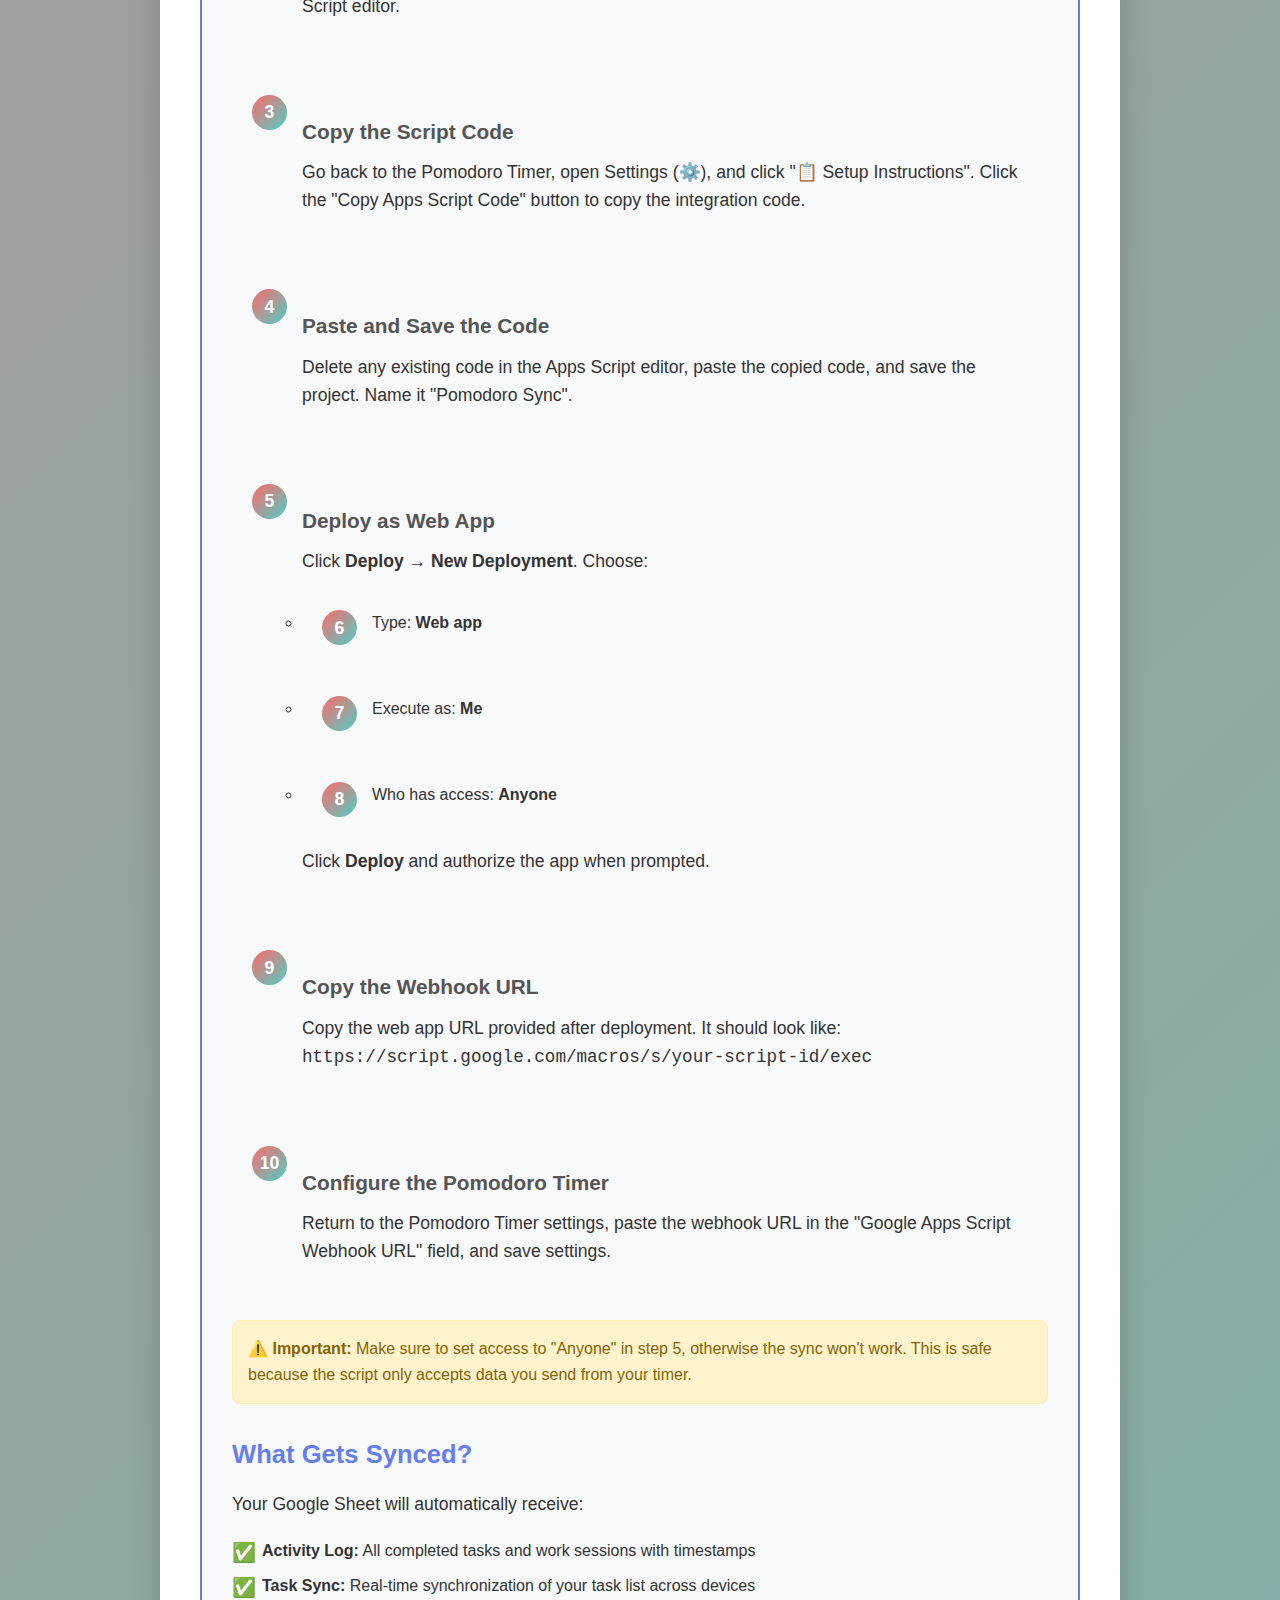
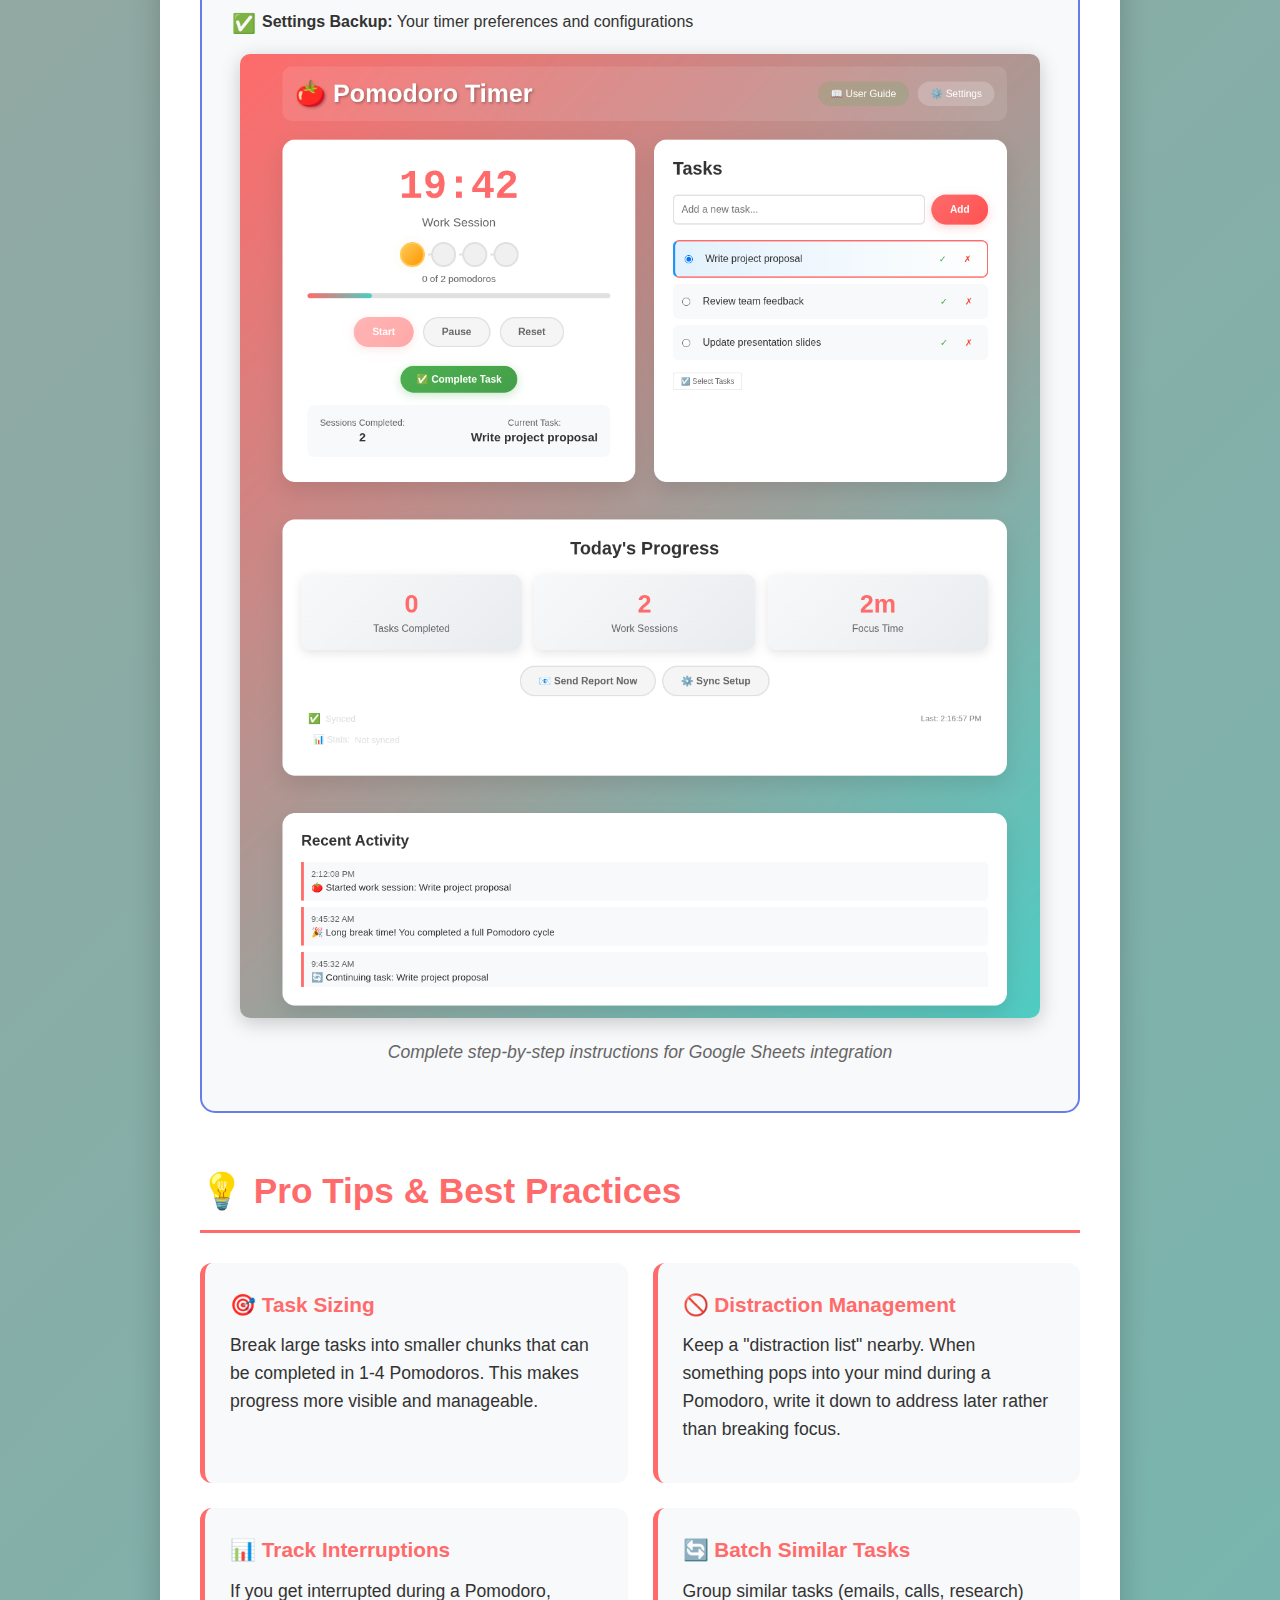
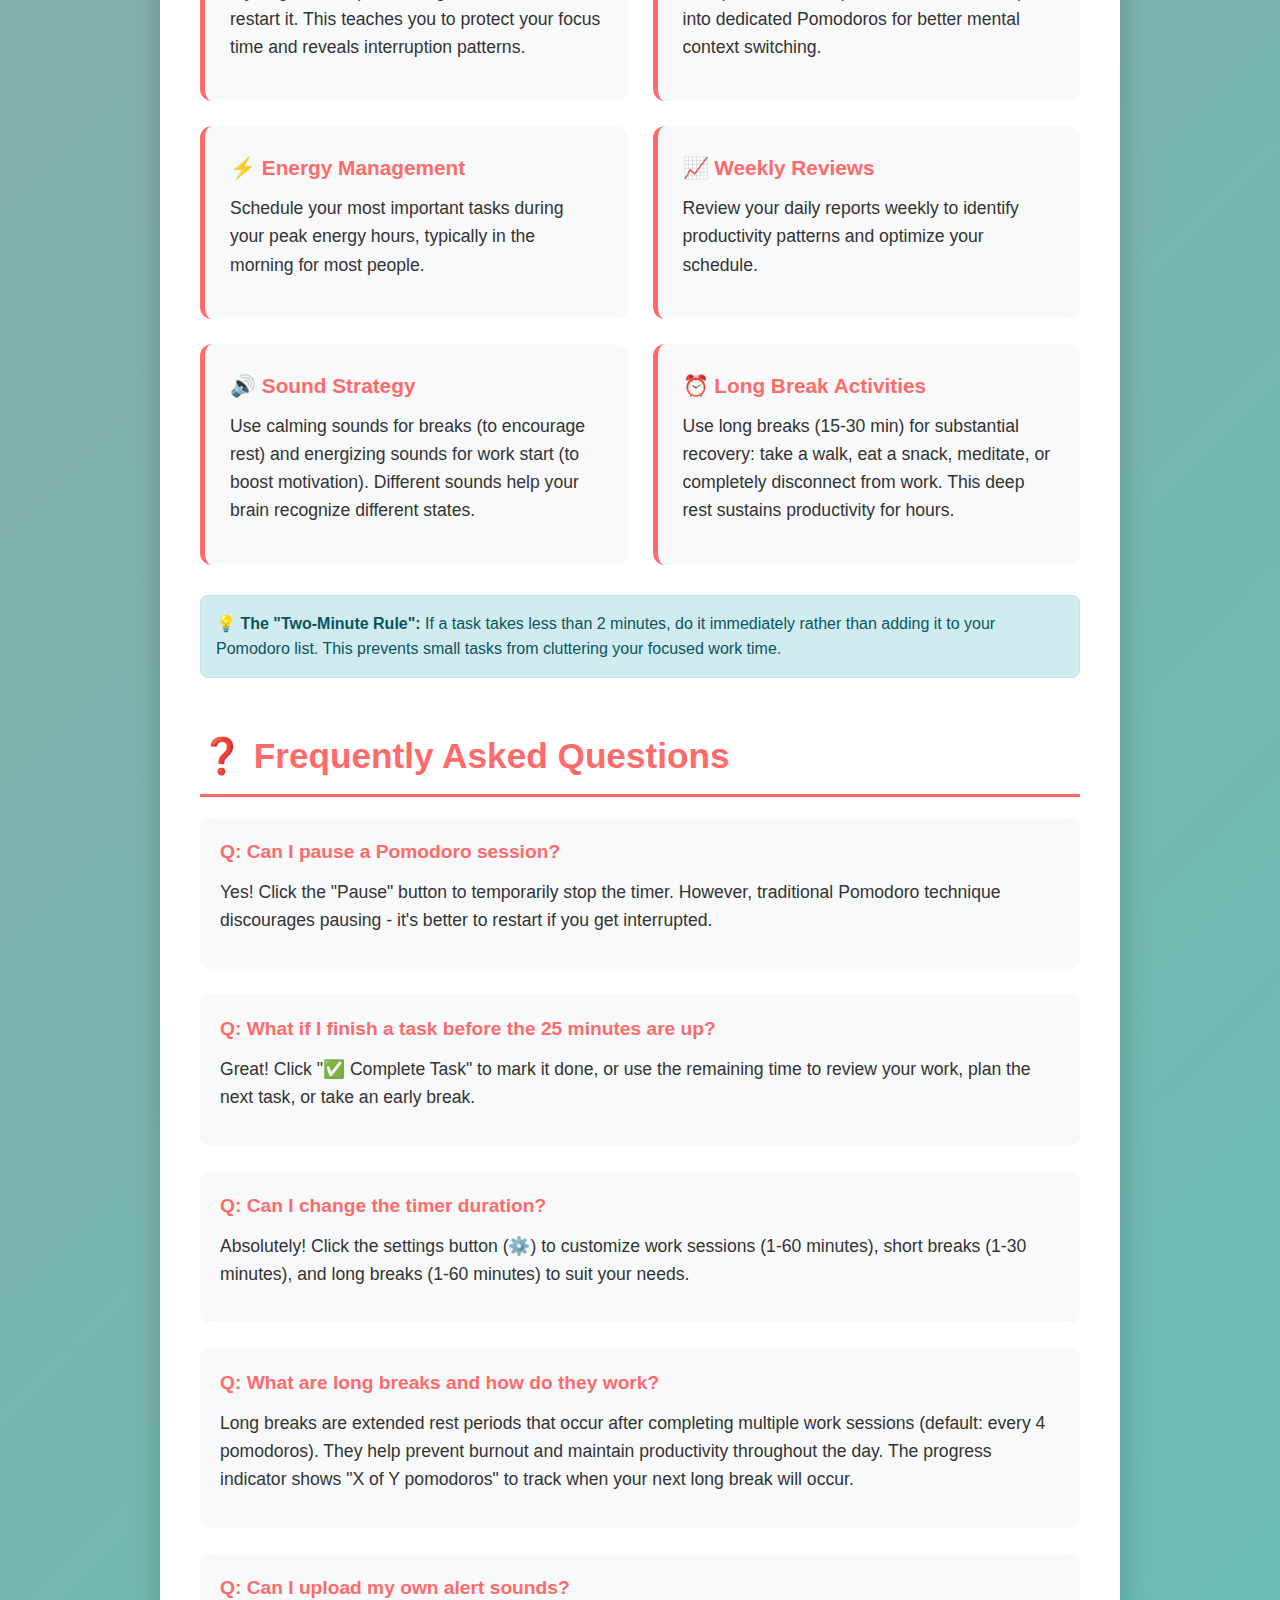
<file: user-guide.html>
<!DOCTYPE html>
<html lang="en">
<head>
    <meta charset="UTF-8">
    <meta name="viewport" content="width=device-width, initial-scale=1.0">
    <title>🍅 Pomodoro Timer - User Guide</title>
    <link rel="icon" href="[data-uri]">
    <style>
        * {
            margin: 0;
            padding: 0;
            box-sizing: border-box;
        }

        body {
            font-family: 'Segoe UI', Tahoma, Geneva, Verdana, sans-serif;
            background: linear-gradient(135deg, #ff6b6b 0%, #4ecdc4 100%);
            min-height: 100vh;
            color: #333;
            line-height: 1.6;
        }

        .container {
            max-width: 1000px;
            margin: 0 auto;
            padding: 20px;
        }

        .header {
            text-align: center;
            margin-bottom: 40px;
            background: rgba(255, 255, 255, 0.1);
            padding: 30px 20px;
            border-radius: 15px;
            backdrop-filter: blur(10px);
        }

        .header h1 {
            font-size: 3rem;
            color: white;
            text-shadow: 2px 2px 4px rgba(0, 0, 0, 0.3);
            margin-bottom: 10px;
        }

        .header p {
            font-size: 1.2rem;
            color: rgba(255, 255, 255, 0.9);
            margin-bottom: 20px;
        }

        .back-btn {
            background: rgba(255, 255, 255, 0.2);
            color: white;
            border: none;
            padding: 12px 24px;
            border-radius: 25px;
            cursor: pointer;
            font-size: 1rem;
            text-decoration: none;
            display: inline-block;
            transition: all 0.3s ease;
        }

        .back-btn:hover {
            background: rgba(255, 255, 255, 0.3);
            transform: translateY(-2px);
        }

        .content {
            background: white;
            border-radius: 15px;
            padding: 40px;
            margin-bottom: 30px;
            box-shadow: 0 10px 30px rgba(0, 0, 0, 0.2);
        }

        .section {
            margin-bottom: 50px;
        }

        .section:last-child {
            margin-bottom: 0;
        }

        h2 {
            font-size: 2.2rem;
            color: #ff6b6b;
            margin-bottom: 20px;
            border-bottom: 3px solid #ff6b6b;
            padding-bottom: 10px;
        }

        h3 {
            font-size: 1.6rem;
            color: #4ecdc4;
            margin-bottom: 15px;
            margin-top: 30px;
        }

        h4 {
            font-size: 1.3rem;
            color: #555;
            margin-bottom: 10px;
            margin-top: 20px;
        }

        p {
            margin-bottom: 15px;
            font-size: 1.1rem;
        }

        .highlight {
            background: linear-gradient(120deg, #ff6b6b 0%, #4ecdc4 100%);
            background-clip: text;
            -webkit-background-clip: text;
            -webkit-text-fill-color: transparent;
            font-weight: bold;
        }

        .feature-grid {
            display: grid;
            grid-template-columns: repeat(auto-fit, minmax(300px, 1fr));
            gap: 25px;
            margin: 30px 0;
        }

        .feature-card {
            background: #f8f9fa;
            padding: 25px;
            border-radius: 12px;
            border-left: 5px solid #ff6b6b;
            transition: transform 0.3s ease;
        }

        .feature-card:hover {
            transform: translateY(-5px);
            box-shadow: 0 10px 25px rgba(0, 0, 0, 0.1);
        }

        .feature-card h4 {
            color: #ff6b6b;
            margin-top: 0;
        }

        .step-list {
            counter-reset: step-counter;
            list-style: none;
            margin: 20px 0;
        }

        .step-list li {
            counter-increment: step-counter;
            margin-bottom: 20px;
            padding: 20px;
            background: #f8f9fa;
            border-radius: 10px;
            position: relative;
            padding-left: 70px;
        }

        .step-list li::before {
            content: counter(step-counter);
            position: absolute;
            left: 20px;
            top: 20px;
            background: linear-gradient(135deg, #ff6b6b, #4ecdc4);
            color: white;
            width: 35px;
            height: 35px;
            border-radius: 50%;
            display: flex;
            align-items: center;
            justify-content: center;
            font-weight: bold;
            font-size: 1.1rem;
        }

        .install-section {
            background: linear-gradient(135deg, #667eea 0%, #764ba2 100%);
            color: white;
            padding: 30px;
            border-radius: 15px;
            margin: 30px 0;
        }

        .install-section h3 {
            color: white;
        }

        .install-grid {
            display: grid;
            grid-template-columns: repeat(auto-fit, minmax(250px, 1fr));
            gap: 20px;
            margin-top: 20px;
        }

        .install-card {
            background: rgba(255, 255, 255, 0.1);
            padding: 20px;
            border-radius: 10px;
            backdrop-filter: blur(10px);
        }

        .why-pomodoro {
            background: linear-gradient(135deg, #11998e 0%, #38ef7d 100%);
            color: white;
            padding: 30px;
            border-radius: 15px;
            margin: 30px 0;
        }

        .why-pomodoro h3 {
            color: white;
        }

        .benefits-list {
            list-style: none;
            margin: 20px 0;
        }

        .benefits-list li {
            margin-bottom: 10px;
            padding-left: 30px;
            position: relative;
        }

        .benefits-list li::before {
            content: "✅";
            position: absolute;
            left: 0;
            font-size: 1.2rem;
        }

        .google-sheets-section {
            background: #f8f9fa;
            border: 2px solid #667eea;
            color: #333;
            padding: 30px;
            border-radius: 15px;
            margin: 30px 0;
            position: relative;
        }

        .google-sheets-section::before {
            content: "";
            position: absolute;
            top: 0;
            left: 0;
            right: 0;
            height: 5px;
            background: linear-gradient(135deg, #667eea 0%, #764ba2 100%);
            border-radius: 15px 15px 0 0;
        }

        .google-sheets-section h2 {
            color: #667eea;
            border-bottom-color: #667eea;
        }

        .google-sheets-section h3 {
            color: #667eea;
        }

        .code-block {
            background: rgba(0, 0, 0, 0.1);
            padding: 15px;
            border-radius: 8px;
            font-family: 'Courier New', monospace;
            margin: 15px 0;
            overflow-x: auto;
        }

        .warning {
            background: #fff3cd;
            border: 1px solid #ffeaa7;
            color: #856404;
            padding: 15px;
            border-radius: 8px;
            margin: 20px 0;
        }

        .tip {
            background: #d1ecf1;
            border: 1px solid #bee5eb;
            color: #0c5460;
            padding: 15px;
            border-radius: 8px;
            margin: 20px 0;
        }

        .faq-item {
            margin-bottom: 25px;
            background: #f8f9fa;
            padding: 20px;
            border-radius: 10px;
        }

        .faq-question {
            font-weight: bold;
            color: #ff6b6b;
            font-size: 1.2rem;
            margin-bottom: 10px;
        }

        .screenshot-placeholder {
            background: #e9ecef;
            border: 2px dashed #adb5bd;
            border-radius: 10px;
            padding: 40px;
            text-align: center;
            margin: 20px 0;
            color: #6c757d;
        }

        .screenshot {
            width: 100%;
            max-width: 800px;
            height: auto;
            border-radius: 10px;
            box-shadow: 0 5px 20px rgba(0, 0, 0, 0.2);
            margin: 20px auto;
            display: block;
        }

        .screenshot-small {
            max-width: 400px;
        }

        .screenshot-mobile {
            max-width: 300px;
        }

        /* Table of Contents Styles */
        .toc-container {
            background: white;
            border-radius: 15px;
            padding: 25px;
            margin-bottom: 30px;
            box-shadow: 0 10px 30px rgba(0, 0, 0, 0.2);
            border-left: 5px solid #ff6b6b;
        }

        .toc-title {
            font-size: 1.5rem;
            color: #ff6b6b;
            margin-bottom: 20px;
            font-weight: bold;
        }

        .toc-list {
            list-style: none;
            margin: 0;
            padding: 0;
        }

        .toc-list li {
            margin-bottom: 10px;
        }

        .toc-list a {
            color: #4ecdc4;
            text-decoration: none;
            font-weight: 500;
            display: block;
            padding: 8px 12px;
            border-radius: 8px;
            transition: all 0.3s ease;
        }

        .toc-list a:hover {
            background: #f8f9fa;
            color: #ff6b6b;
            transform: translateX(5px);
        }

        .toc-list .toc-subsection {
            margin-left: 20px;
            font-size: 0.9rem;
        }

        /* Back to Top Button */
        .back-to-top {
            position: fixed;
            bottom: 30px;
            right: 30px;
            background: linear-gradient(135deg, #ff6b6b, #4ecdc4);
            color: white;
            border: none;
            width: 50px;
            height: 50px;
            border-radius: 50%;
            cursor: pointer;
            font-size: 1.2rem;
            box-shadow: 0 5px 20px rgba(0, 0, 0, 0.3);
            transition: all 0.3s ease;
            z-index: 1000;
            opacity: 0;
            visibility: hidden;
        }

        .back-to-top.visible {
            opacity: 1;
            visibility: visible;
        }

        .back-to-top:hover {
            transform: translateY(-3px);
            box-shadow: 0 8px 25px rgba(0, 0, 0, 0.4);
        }

        /* Section IDs for navigation */
        .section {
            scroll-margin-top: 20px;
        }

        @media (max-width: 768px) {
            .container {
                padding: 10px;
            }

            .content {
                padding: 20px;
            }

            .header h1 {
                font-size: 2rem;
            }

            .header p {
                font-size: 1rem;
            }

            .feature-grid,
            .install-grid {
                grid-template-columns: 1fr;
            }

            .step-list li {
                padding-left: 60px;
            }

            .step-list li::before {
                width: 30px;
                height: 30px;
                font-size: 1rem;
            }

            h2 {
                font-size: 1.8rem;
            }

            h3 {
                font-size: 1.4rem;
            }

            h4 {
                font-size: 1.2rem;
            }

            .screenshot {
                max-width: 100%;
            }

            .back-btn {
                padding: 10px 20px;
                font-size: 0.9rem;
            }

            .toc-container {
                padding: 20px;
                margin-bottom: 20px;
            }

            .toc-title {
                font-size: 1.3rem;
            }

            .toc-list .toc-subsection {
                margin-left: 15px;
            }

            .back-to-top {
                bottom: 20px;
                right: 20px;
                width: 45px;
                height: 45px;
                font-size: 1rem;
            }
        }

        @media print {
            body {
                background: white;
            }

            .header,
            .install-section,
            .why-pomodoro,
            .google-sheets-section {
                background: white !important;
                color: black !important;
            }

            .back-btn {
                display: none;
            }
        }
    </style>
</head>
<body>
    <div class="container">
        <div class="header">
            <h1>🍅 Pomodoro Timer User Guide</h1>
            <p>Master your productivity with the complete guide to using the Pomodoro Timer</p>
            <a href="index.html" class="back-btn">← Back to Timer</a>
        </div>

        <!-- Table of Contents -->
        <div class="toc-container">
            <div class="toc-title">📋 Table of Contents</div>
            <ul class="toc-list">
                <li><a href="#why-pomodoro">🧠 Why the Pomodoro Technique Works</a></li>
                <li><a href="#getting-started">🚀 Getting Started</a></li>
                <li><a href="#key-features">🔧 Key Features</a>
                    <ul class="toc-list">
                        <li class="toc-subsection"><a href="#settings">⚙️ Settings & Customization</a></li>
                    </ul>
                </li>
                <li><a href="#install-pwa">📱 Install as Web App</a></li>
                <li><a href="#google-sheets">📊 Google Sheets Integration</a></li>
                <li><a href="#pro-tips">💡 Pro Tips & Best Practices</a></li>
                <li><a href="#faq">❓ Frequently Asked Questions</a></li>
                <li><a href="#privacy">🔒 Privacy & Data Storage</a></li>
                <li><a href="#ready">🎉 Ready to Start</a></li>
            </ul>
        </div>

        <div class="content">
            <div class="section" id="why-pomodoro">
                <div class="why-pomodoro">
                    <h2>🧠 Why the Pomodoro Technique Works</h2>
                    <p>The Pomodoro Technique, developed by Francesco Cirillo in the late 1980s, is a scientifically-backed time management method that breaks work into focused 25-minute intervals. Here's why it's so effective:</p>

                    <h3>The Classic Pomodoro Cycle</h3>
                    <p>The traditional technique uses a cycle of focused work sessions followed by breaks:</p>
                    <ul class="benefits-list">
                        <li><strong>Work Sessions:</strong> 25 minutes of focused work on a single task</li>
                        <li><strong>Short Breaks:</strong> 5 minutes after each work session (1st, 2nd, 3rd pomodoro)</li>
                        <li><strong>Long Breaks:</strong> 15-30 minutes after completing 4 pomodoros</li>
                        <li><strong>Repeat:</strong> The cycle continues throughout your workday</li>
                    </ul>

                    <h3>Scientific Benefits</h3>
                    <ul class="benefits-list">
                        <li><strong>Reduces Mental Fatigue:</strong> Regular short breaks prevent cognitive overload; long breaks provide deeper recovery</li>
                        <li><strong>Improves Focus:</strong> Short, timed sessions create urgency and eliminate distractions</li>
                        <li><strong>Builds Momentum:</strong> Completing small tasks creates a sense of accomplishment and motivation</li>
                        <li><strong>Combats Procrastination:</strong> 25 minutes feels manageable, making it easier to start difficult tasks</li>
                        <li><strong>Enhances Time Awareness:</strong> You become more conscious of how long tasks actually take</li>
                        <li><strong>Prevents Burnout:</strong> The long break cycle ensures sustainable work patterns over extended periods</li>
                    </ul>

                    <div class="tip">
                        <strong>💡 Pro Tip:</strong> Studies show that the brain can maintain intense focus for about 25 minutes before attention starts to wane. The Pomodoro Technique leverages this natural rhythm!
                    </div>
                </div>
            </div>

            <div class="section" id="getting-started">
                <h2>🚀 Getting Started</h2>

                <h3>Quick Start Guide</h3>
                <ol class="step-list">
                    <li>
                        <h4>Add Your First Task</h4>
                        <p>Type a task you want to work on in the "Add a new task..." field and click "Add". Be specific about what you want to accomplish.</p>
                    </li>
                    <li>
                        <h4>Select Your Task</h4>
                        <p>Click on the task from your list to select it. The selected task will be highlighted and appear as your "Current Task".</p>
                    </li>
                    <li>
                        <h4>Start Your First Pomodoro</h4>
                        <p>Click the "Start" button to begin a 25-minute focused work session. The timer will count down and show your progress.</p>
                    </li>
                    <li>
                        <h4>Work Focused</h4>
                        <p>Focus exclusively on your selected task. Avoid checking emails, social media, or other distractions during this time.</p>
                    </li>
                    <li>
                        <h4>Take Your Break</h4>
                        <p>When the timer completes, you'll get a notification. Take a 5-minute break - stretch, hydrate, or rest your eyes.</p>
                    </li>
                    <li>
                        <h4>Complete or Continue</h4>
                        <p>After your work session, decide if the task is complete (✅) or if you need another Pomodoro to finish it.</p>
                    </li>
                </ol>

                <img src="images/timer-interface.png" alt="Main timer interface showing task selection and timer controls" class="screenshot">
            </div>

            <div class="section" id="key-features">
                <h2>🔧 Key Features</h2>
                <div class="feature-grid">
                    <div class="feature-card">
                        <h4>⏱️ Customizable Timers</h4>
                        <p>Adjust work sessions (default 25 min), short breaks (default 5 min), and long breaks (default 15 min) to match your needs.</p>
                    </div>
                    <div class="feature-card">
                        <h4>🔄 Long Breaks</h4>
                        <p>Classic Pomodoro technique with extended breaks after completing multiple work sessions (default: every 4 pomodoros).</p>
                    </div>
                    <div class="feature-card">
                        <h4>📝 Task Management</h4>
                        <p>Create, organize, and track tasks. Mark them complete when finished or delete them if no longer needed.</p>
                    </div>
                    <div class="feature-card">
                        <h4>📊 Progress Tracking</h4>
                        <p>View real-time statistics and visual pomodoro cycle progress showing how many sessions until your next long break.</p>
                    </div>
                    <div class="feature-card">
                        <h4>🔔 Custom Alert Sounds</h4>
                        <p>Upload your own alert sounds for breaks and completions, with individual volume and duration controls for each type.</p>
                    </div>
                    <div class="feature-card">
                        <h4>📧 Daily Reports</h4>
                        <p>Automatically generate and email daily productivity summaries to track your progress over time.</p>
                    </div>
                    <div class="feature-card">
                        <h4>🔄 Data Sync</h4>
                        <p>Optional Google Sheets integration to backup your data and sync across multiple devices.</p>
                    </div>
                    <div class="feature-card">
                        <h4>💡 Smart Notifications</h4>
                        <p>Get desktop notifications when sessions complete, even when the browser tab isn't active.</p>
                    </div>
                </div>

                <h3 id="settings">⚙️ Settings & Customization</h3>
                <p>Access all configuration options through the Settings panel. The settings are organized into logical sections for easy navigation:</p>

                <h4>⏱️ Timer Durations</h4>
                <ul class="benefits-list">
                    <li><strong>Work Duration:</strong> Length of focused work sessions (1-60 minutes, default 25)</li>
                    <li><strong>Short Break Duration:</strong> Length of regular breaks (1-30 minutes, default 5)</li>
                    <li><strong>Long Break Duration:</strong> Length of extended breaks (1-60 minutes, default 15)</li>
                </ul>

                <h4>🔄 Pomodoro Cycle</h4>
                <ul class="benefits-list">
                    <li><strong>Long Break Interval:</strong> Number of work sessions before a long break (2-8 pomodoros, default 4)</li>
                    <li><strong>Progress Indicator:</strong> Visual circles show your progress through the current cycle</li>
                    <li><strong>Cycle Counter:</strong> Display shows "X of Y pomodoros" to track your position</li>
                </ul>

                <h4>📢 Alert Sounds</h4>
                <p>Customize alert sounds for different events. Each sound can be individually configured:</p>
                <ul class="benefits-list">
                    <li><strong>Short Break Alert:</strong> Plays when it's time for a regular break</li>
                    <li><strong>Long Break Alert:</strong> Plays when it's time for an extended break</li>
                    <li><strong>Work Start Alert:</strong> Plays when a break ends and work resumes</li>
                    <li><strong>Task Complete Alert:</strong> Plays when you mark a task as complete</li>
                    <li><strong>Daily Reset Alert:</strong> Optional sound when the day resets at midnight</li>
                </ul>
                <p>For each alert, you can:</p>
                <ul class="benefits-list">
                    <li>Upload custom audio files (MP3, WAV, OGG formats)</li>
                    <li>Adjust volume (0-100%)</li>
                    <li>Set duration (1-30 seconds)</li>
                    <li>Test the sound before saving</li>
                    <li>Reset to default sound anytime</li>
                </ul>

                <img src="images/settings-panel.png" alt="Settings panel showing all configuration options" class="screenshot">
                <p style="text-align: center; margin-top: 10px; color: #666; font-style: italic;">
                    Complete settings panel with timer customization, pomodoro cycle, custom sounds, and Google Sheets integration
                </p>
            </div>

            <div class="section" id="install-pwa">
                <div class="install-section">
                    <h2>📱 Install as Web App</h2>
                    <p>Turn the Pomodoro Timer into a native-like app on your device for quick access and better focus!</p>

                    <div class="install-grid">
                        <div class="install-card">
                            <h4>📱 Mobile Installation (iOS/Android)</h4>
                            <ol>
                                <li>Open the timer in your mobile browser (Safari/Chrome)</li>
                                <li>Tap the share button (iOS) or menu (Android)</li>
                                <li>Select "Add to Home Screen"</li>
                                <li>Choose a name and tap "Add"</li>
                                <li>The app icon will appear on your home screen</li>
                            </ol>
                        </div>
                        <div class="install-card">
                            <h4>💻 Desktop Installation (Chrome/Edge)</h4>
                            <ol>
                                <li>Open the timer in Chrome or Edge browser</li>
                                <li>Look for the install icon in the address bar</li>
                                <li>Click "Install Pomodoro Timer"</li>
                                <li>The app will open in its own window</li>
                                <li>Pin to taskbar for quick access</li>
                            </ol>
                        </div>
                    </div>

                    <div class="tip">
                        <strong>💡 Benefits of Installing:</strong> Dedicated window, no browser distractions, faster loading, offline capability, and native-like notifications!
                    </div>

                    <img src="images/active-session.png" alt="Pomodoro timer running during an active work session" class="screenshot">
                    <p style="text-align: center; margin-top: 10px; color: #666; font-style: italic;">
                        Example: Timer running with 24:37 remaining on "Write project proposal" task
                    </p>
                </div>
            </div>

            <div class="section" id="google-sheets">
                <div class="google-sheets-section">
                    <h2>📊 Google Sheets Integration Setup</h2>
                    <p>Automatically sync your productivity data to Google Sheets for backup, analysis, and cross-device access.</p>

                    <h3>Why Use Google Sheets Integration?</h3>
                    <ul class="benefits-list">
                        <li>Automatic backup of all your tasks and work sessions</li>
                        <li>Access your data from any device</li>
                        <li>Create custom charts and productivity reports</li>
                        <li>Share progress with team members or accountability partners</li>
                        <li>Historical data analysis and trend tracking</li>
                    </ul>

                    <h3>Complete Setup Guide</h3>
                    <ol class="step-list">
                        <li>
                            <h4>Create or Open Your Google Sheet</h4>
                            <p>Open Google Sheets and create a new spreadsheet where you want to track your Pomodoro data. Name it something like "Pomodoro Tracker".</p>
                        </li>
                        <li>
                            <h4>Access Google Apps Script</h4>
                            <p>In your Google Sheet, go to <strong>Extensions → Apps Script</strong>. This will open the Google Apps Script editor.</p>
                        </li>
                        <li>
                            <h4>Copy the Script Code</h4>
                            <p>Go back to the Pomodoro Timer, open Settings (⚙️), and click "📋 Setup Instructions". Click the "Copy Apps Script Code" button to copy the integration code.</p>
                        </li>
                        <li>
                            <h4>Paste and Save the Code</h4>
                            <p>Delete any existing code in the Apps Script editor, paste the copied code, and save the project. Name it "Pomodoro Sync".</p>
                        </li>
                        <li>
                            <h4>Deploy as Web App</h4>
                            <p>Click <strong>Deploy → New Deployment</strong>. Choose:</p>
                            <ul>
                                <li>Type: <strong>Web app</strong></li>
                                <li>Execute as: <strong>Me</strong></li>
                                <li>Who has access: <strong>Anyone</strong></li>
                            </ul>
                            <p>Click <strong>Deploy</strong> and authorize the app when prompted.</p>
                        </li>
                        <li>
                            <h4>Copy the Webhook URL</h4>
                            <p>Copy the web app URL provided after deployment. It should look like: <code>https://script.google.com/macros/s/your-script-id/exec</code></p>
                        </li>
                        <li>
                            <h4>Configure the Pomodoro Timer</h4>
                            <p>Return to the Pomodoro Timer settings, paste the webhook URL in the "Google Apps Script Webhook URL" field, and save settings.</p>
                        </li>
                    </ol>

                    <div class="warning">
                        <strong>⚠️ Important:</strong> Make sure to set access to "Anyone" in step 5, otherwise the sync won't work. This is safe because the script only accepts data you send from your timer.
                    </div>

                    <h3>What Gets Synced?</h3>
                    <p>Your Google Sheet will automatically receive:</p>
                    <ul class="benefits-list">
                        <li><strong>Activity Log:</strong> All completed tasks and work sessions with timestamps</li>
                        <li><strong>Task Sync:</strong> Real-time synchronization of your task list across devices</li>
                        <li><strong>Settings Backup:</strong> Your timer preferences and configurations</li>
                    </ul>

                    <img src="images/google-sheets-setup.png" alt="Google Sheets integration setup instructions modal" class="screenshot">
                    <p style="text-align: center; margin-top: 10px; color: #666; font-style: italic;">
                        Complete step-by-step instructions for Google Sheets integration
                    </p>
                </div>
            </div>

            <div class="section" id="pro-tips">
                <h2>💡 Pro Tips & Best Practices</h2>

                <div class="feature-grid">
                    <div class="feature-card">
                        <h4>🎯 Task Sizing</h4>
                        <p>Break large tasks into smaller chunks that can be completed in 1-4 Pomodoros. This makes progress more visible and manageable.</p>
                    </div>
                    <div class="feature-card">
                        <h4>🚫 Distraction Management</h4>
                        <p>Keep a "distraction list" nearby. When something pops into your mind during a Pomodoro, write it down to address later rather than breaking focus.</p>
                    </div>
                    <div class="feature-card">
                        <h4>📊 Track Interruptions</h4>
                        <p>If you get interrupted during a Pomodoro, restart it. This teaches you to protect your focus time and reveals interruption patterns.</p>
                    </div>
                    <div class="feature-card">
                        <h4>🔄 Batch Similar Tasks</h4>
                        <p>Group similar tasks (emails, calls, research) into dedicated Pomodoros for better mental context switching.</p>
                    </div>
                    <div class="feature-card">
                        <h4>⚡ Energy Management</h4>
                        <p>Schedule your most important tasks during your peak energy hours, typically in the morning for most people.</p>
                    </div>
                    <div class="feature-card">
                        <h4>📈 Weekly Reviews</h4>
                        <p>Review your daily reports weekly to identify productivity patterns and optimize your schedule.</p>
                    </div>
                    <div class="feature-card">
                        <h4>🔊 Sound Strategy</h4>
                        <p>Use calming sounds for breaks (to encourage rest) and energizing sounds for work start (to boost motivation). Different sounds help your brain recognize different states.</p>
                    </div>
                    <div class="feature-card">
                        <h4>⏰ Long Break Activities</h4>
                        <p>Use long breaks (15-30 min) for substantial recovery: take a walk, eat a snack, meditate, or completely disconnect from work. This deep rest sustains productivity for hours.</p>
                    </div>
                </div>

                <div class="tip">
                    <strong>💡 The "Two-Minute Rule":</strong> If a task takes less than 2 minutes, do it immediately rather than adding it to your Pomodoro list. This prevents small tasks from cluttering your focused work time.
                </div>
            </div>

            <div class="section" id="faq">
                <h2>❓ Frequently Asked Questions</h2>

                <div class="faq-item">
                    <div class="faq-question">Q: Can I pause a Pomodoro session?</div>
                    <p>Yes! Click the "Pause" button to temporarily stop the timer. However, traditional Pomodoro technique discourages pausing - it's better to restart if you get interrupted.</p>
                </div>

                <div class="faq-item">
                    <div class="faq-question">Q: What if I finish a task before the 25 minutes are up?</div>
                    <p>Great! Click "✅ Complete Task" to mark it done, or use the remaining time to review your work, plan the next task, or take an early break.</p>
                </div>

                <div class="faq-item">
                    <div class="faq-question">Q: Can I change the timer duration?</div>
                    <p>Absolutely! Click the settings button (⚙️) to customize work sessions (1-60 minutes), short breaks (1-30 minutes), and long breaks (1-60 minutes) to suit your needs.</p>
                </div>

                <div class="faq-item">
                    <div class="faq-question">Q: What are long breaks and how do they work?</div>
                    <p>Long breaks are extended rest periods that occur after completing multiple work sessions (default: every 4 pomodoros). They help prevent burnout and maintain productivity throughout the day. The progress indicator shows "X of Y pomodoros" to track when your next long break will occur.</p>
                </div>

                <div class="faq-item">
                    <div class="faq-question">Q: Can I upload my own alert sounds?</div>
                    <p>Yes! Go to Settings → Alert Sounds section. You can upload custom audio files (MP3, WAV, OGG) for 5 different alert types: short breaks, long breaks, work start, task completion, and daily reset. Each sound has independent volume and duration controls.</p>
                </div>

                <div class="faq-item">
                    <div class="faq-question">Q: Does the timer work offline?</div>
                    <p>Yes! Once loaded, the timer works completely offline. Your data is saved locally in your browser. Only Google Sheets sync requires internet connection.</p>
                </div>

                <div class="faq-item">
                    <div class="faq-question">Q: What if I don't get notifications?</div>
                    <p>Make sure you've allowed notification permissions when prompted. You can also check your browser's notification settings and enable them for this site.</p>
                </div>

                <div class="faq-item">
                    <div class="faq-question">Q: Can I use this on multiple devices?</div>
                    <p>Yes! Set up Google Sheets integration to sync your tasks and data across all your devices automatically.</p>
                </div>

                <div class="faq-item">
                    <div class="faq-question">Q: Is my data private and secure?</div>
                    <p>Absolutely! All data is stored locally in your browser by default. Google Sheets integration is optional and only sends data to your own Google Sheet.</p>
                </div>

                <div class="faq-item">
                    <div class="faq-question">Q: What happens during breaks?</div>
                    <p>Take a real break! Step away from your screen, stretch, hydrate, or take a short walk. Avoid work-related activities to let your mind recharge.</p>
                </div>
            </div>

            <div class="section" id="privacy">
                <div class="why-pomodoro">
                    <h2>🔒 Privacy & Data Storage</h2>
                    <p>Your privacy matters. The Pomodoro Timer is built with a <strong>privacy-first, local-first</strong> approach that puts you in complete control of your data.</p>

                    <h3>How Your Data is Stored</h3>
                    <p>All your productivity data is stored <strong>locally in your browser</strong> using modern web storage technologies:</p>
                    <ul class="benefits-list">
                        <li><strong>localStorage:</strong> Stores your tasks, settings, daily statistics, and activity logs</li>
                        <li><strong>IndexedDB:</strong> Stores custom alert sound files (audio data)</li>
                        <li><strong>No External Servers:</strong> By default, nothing is sent to any server or third party</li>
                    </ul>

                    <h3>Privacy Benefits of Browser Storage</h3>
                    <ul class="benefits-list">
                        <li><strong>Complete Data Ownership:</strong> You own 100% of your data - it stays on your device</li>
                        <li><strong>No Tracking or Analytics:</strong> We don't collect, track, or analyze your usage patterns</li>
                        <li><strong>Works Offline:</strong> Your timer functions completely offline after initial load</li>
                        <li><strong>No Account Required:</strong> Start using immediately without creating accounts or providing personal information</li>
                        <li><strong>GDPR & Privacy Law Compliant:</strong> No data collection means no privacy concerns</li>
                        <li><strong>Zero Server Dependency:</strong> Your productivity workflow isn't affected by server outages or internet connectivity</li>
                        <li><strong>Browser Sandboxing:</strong> Data is isolated per browser and protected by browser security</li>
                    </ul>

                    <h3>What Data is Stored Locally?</h3>
                    <ul class="benefits-list">
                        <li>Your task list and task completion status</li>
                        <li>Timer settings (work duration, break duration, long break interval)</li>
                        <li>Daily statistics (sessions completed, focus time, tasks completed)</li>
                        <li>Activity log (session start times, completions, breaks)</li>
                        <li>Custom alert sound files you upload</li>
                        <li>Sound preferences (volume, duration for each alert type)</li>
                        <li>Google Sheets webhook URL (if you choose to enable sync)</li>
                    </ul>

                    <h3>Optional Cloud Sync: Your Choice</h3>
                    <p>Google Sheets integration is <strong>completely optional</strong>. It's designed for users who want:</p>
                    <ul class="benefits-list">
                        <li>Backup of their productivity data</li>
                        <li>Access from multiple devices</li>
                        <li>Advanced analysis and custom reports</li>
                    </ul>
                    <p><strong>Important:</strong> Even with Google Sheets sync enabled, data only goes to <em>your own</em> Google Sheet that you control. No third-party servers are involved.</p>

                    <h3>Data Control & Management</h3>
                    <ul class="benefits-list">
                        <li><strong>Clear Data Anytime:</strong> Use your browser's settings to clear all stored data instantly</li>
                        <li><strong>Export Capability:</strong> Sync to Google Sheets acts as a data export mechanism</li>
                        <li><strong>No Vendor Lock-in:</strong> Your data is in standard formats you can access directly</li>
                        <li><strong>Transparent Storage:</strong> Use browser DevTools to inspect exactly what's stored</li>
                    </ul>

                    <div class="tip">
                        <strong>🔐 Privacy Recommendation:</strong> If you need maximum privacy, simply don't configure Google Sheets integration. The timer works perfectly as a standalone, fully private productivity tool with zero external communication.
                    </div>

                    <div class="warning">
                        <strong>⚠️ Important Note:</strong> Browser storage is tied to your specific browser on your specific device. If you clear browser data, uninstall the browser, or use a different device, your local data will not be available. Use Google Sheets sync if you need backup or multi-device access.
                    </div>
                </div>
            </div>

            <div class="section" id="ready">
                <h2>🎉 Ready to Boost Your Productivity?</h2>
                <p>You now have everything you need to master the Pomodoro Technique! Remember, consistency is key - start with just a few Pomodoros per day and gradually build the habit.</p>

                <div class="tip">
                    <strong>🌟 Challenge:</strong> Try to complete 4 Pomodoros in your first day, then aim to beat that record gradually. Track your progress and celebrate small wins!
                </div>

                <p style="text-align: center; margin-top: 30px;">
                    <a href="index.html" class="back-btn" style="font-size: 1.2rem; padding: 15px 30px;">🍅 Start Your First Pomodoro!</a>
                </p>
            </div>
        </div>

        <!-- Back to Top Button -->
        <button class="back-to-top" id="backToTop" onclick="scrollToTop()">↑</button>
    </div>

    <script>
        // Smooth scrolling for table of contents links
        document.querySelectorAll('.toc-list a').forEach(link => {
            link.addEventListener('click', function(e) {
                e.preventDefault();
                const targetId = this.getAttribute('href').substring(1);
                const targetElement = document.getElementById(targetId);
                if (targetElement) {
                    targetElement.scrollIntoView({
                        behavior: 'smooth',
                        block: 'start'
                    });
                }
            });
        });

        // Back to top button functionality
        const backToTopButton = document.getElementById('backToTop');

        function scrollToTop() {
            window.scrollTo({
                top: 0,
                behavior: 'smooth'
            });
        }

        // Show/hide back to top button based on scroll position
        window.addEventListener('scroll', function() {
            if (window.pageYOffset > 300) {
                backToTopButton.classList.add('visible');
            } else {
                backToTopButton.classList.remove('visible');
            }
        });

        // Add scroll indicator for sections
        function updateActiveSection() {
            const sections = document.querySelectorAll('.section');
            const tocLinks = document.querySelectorAll('.toc-list a');

            let currentSection = '';
            sections.forEach(section => {
                const rect = section.getBoundingClientRect();
                if (rect.top <= 100 && rect.bottom >= 100) {
                    currentSection = section.id;
                }
            });

            tocLinks.forEach(link => {
                link.style.fontWeight = link.getAttribute('href') === '#' + currentSection ? 'bold' : 'normal';
                link.style.color = link.getAttribute('href') === '#' + currentSection ? '#ff6b6b' : '#4ecdc4';
            });
        }

        window.addEventListener('scroll', updateActiveSection);
        window.addEventListener('load', updateActiveSection);
    </script>
</body>
</html>
</file>
